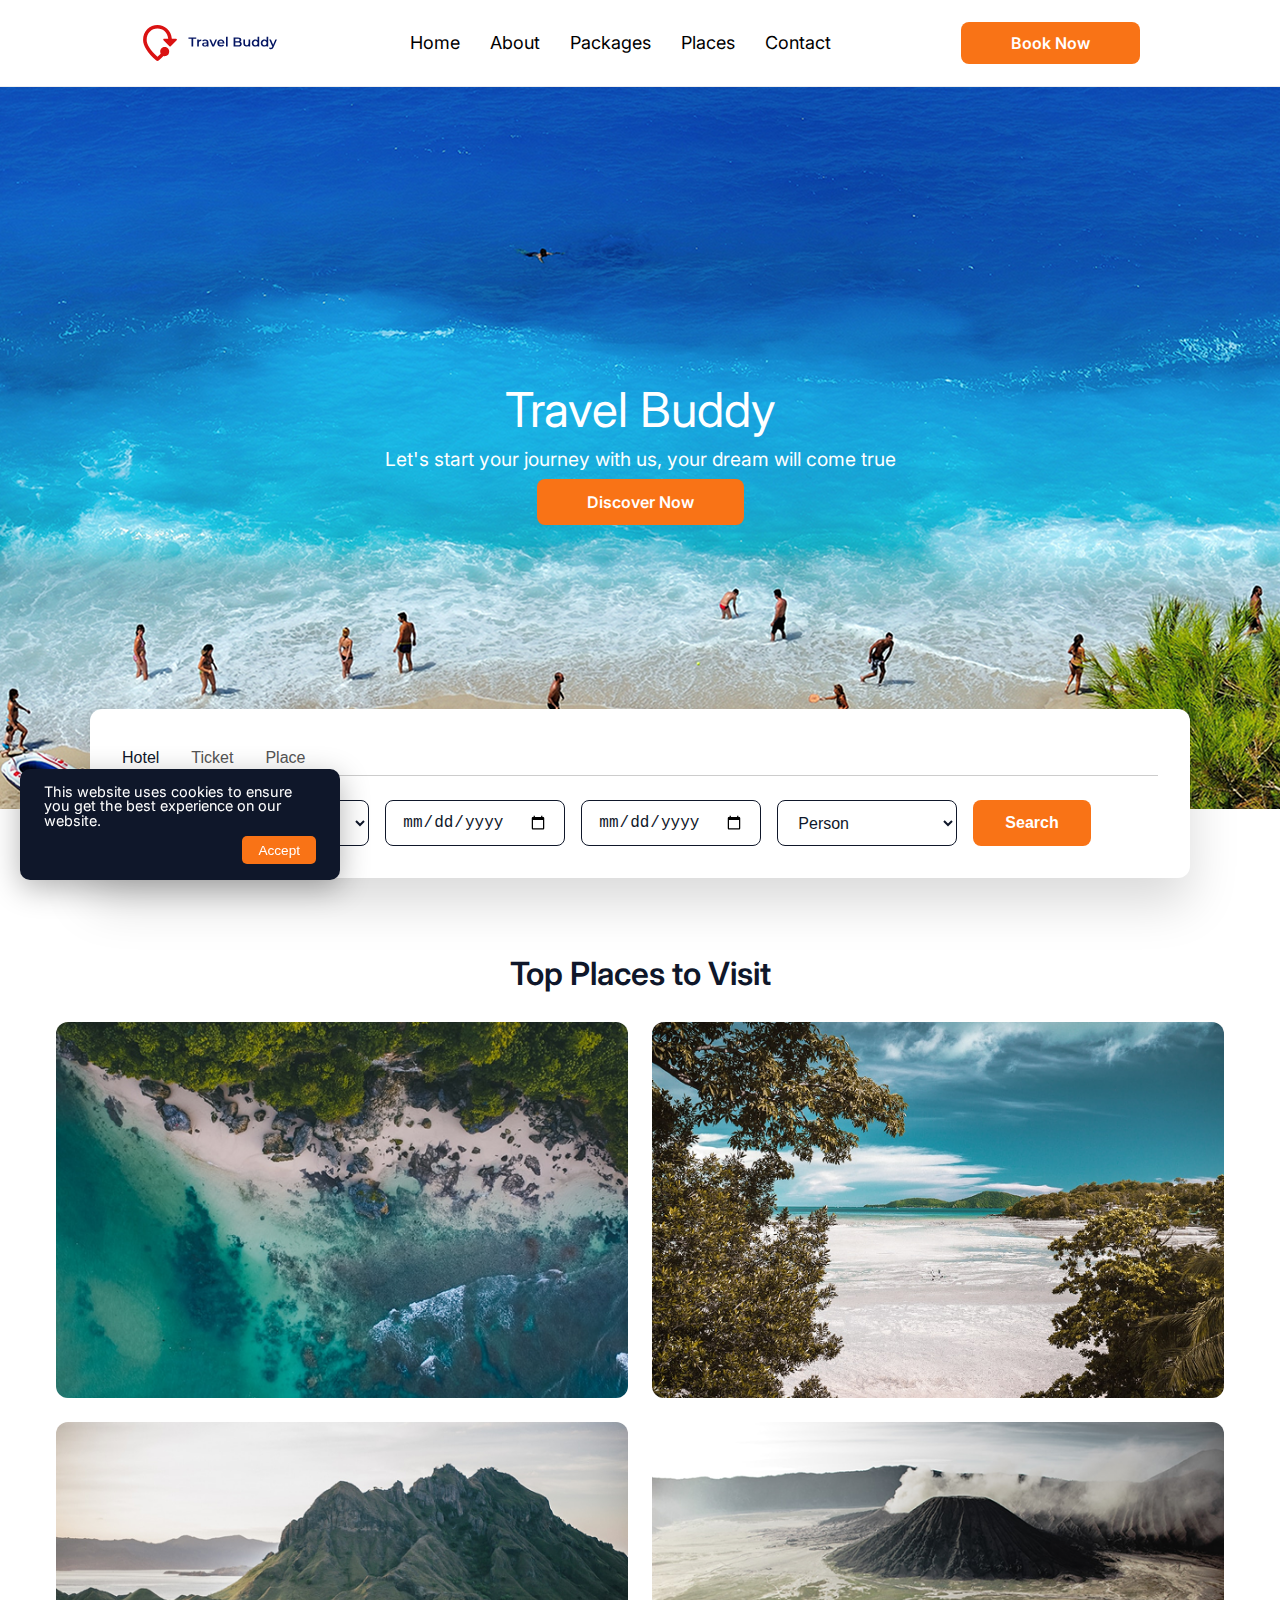
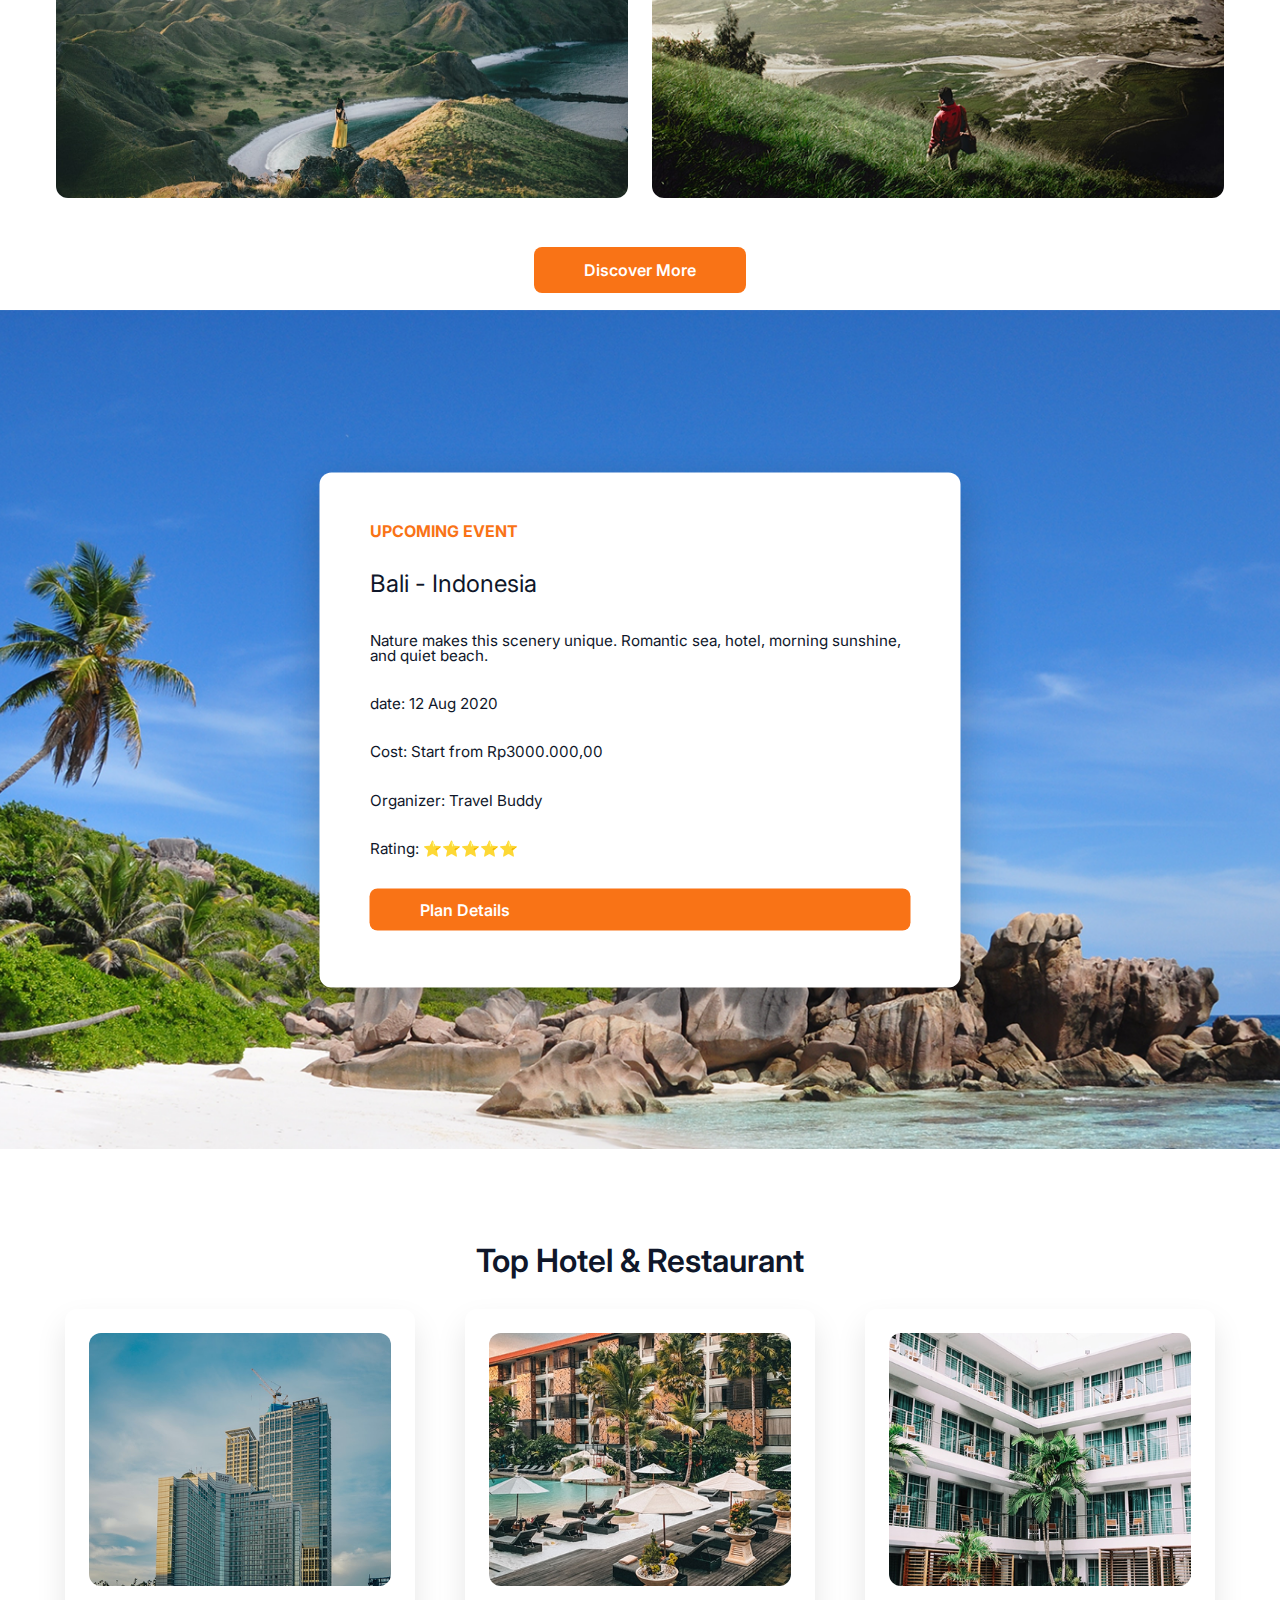
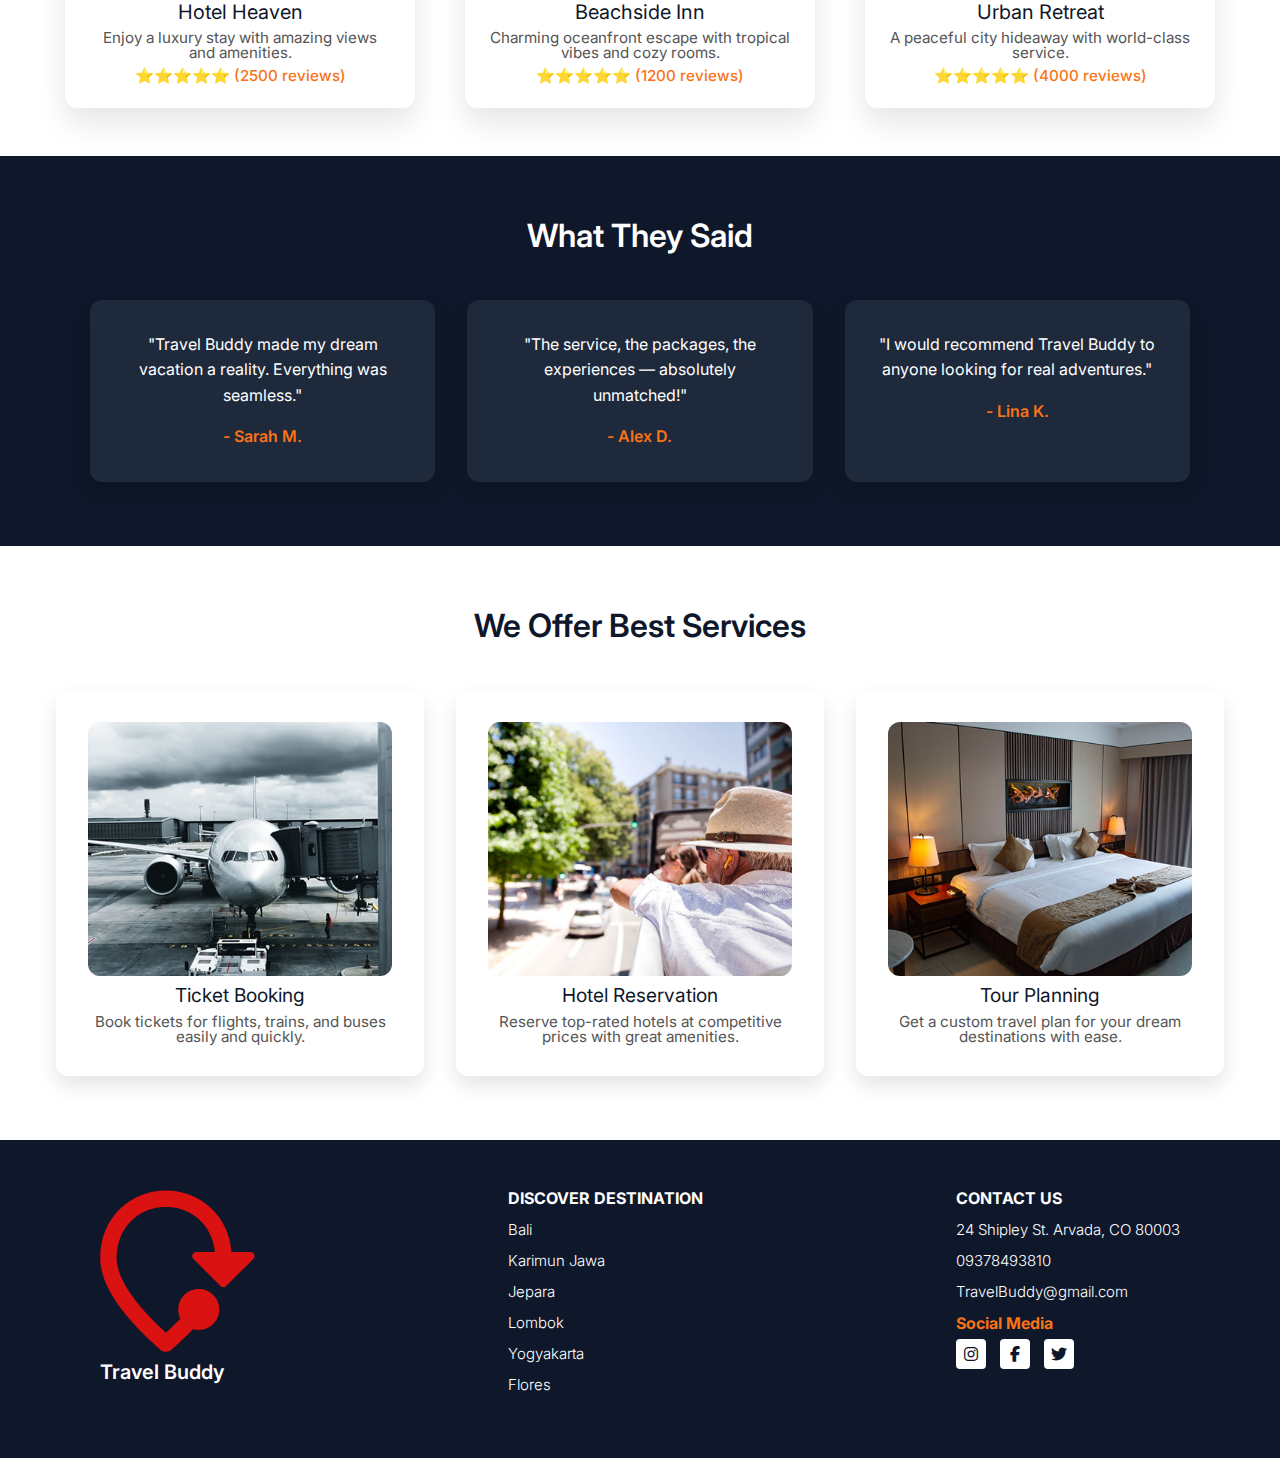
<file: index.html>
<!DOCTYPE html>
<html lang="en">
<head>
  <meta charset="UTF-8" />
  <meta name="viewport" content="width=device-width, initial-scale=1.0"/>
  <title>Travel Buddy</title>
  <link rel="stylesheet" href="./reset.css" />
  <link rel="stylesheet" href="./style.css" />
  <link href="https://fonts.googleapis.com/css2?family=Inter:wght@400;600;700&display=swap"
   rel="stylesheet"/>
  <link
  rel="stylesheet"
  href="https://cdnjs.cloudflare.com/ajax/libs/font-awesome/6.4.0/css/all.min.css"/>

</head>
<body>

  <!-- HEADER -->
<header class="header">
  <div class="container header-container">
    <div class="logo">
      <a href="index.html">
        <img class="logo"  src="./Img/Logo.svg" alt="Travel Buddy Logo">
      </a>
    </div>

    <nav class="nav desktop-nav">
      <a href="./index.html">Home</a>
      <a href="./about.html">About</a>
      <a href="./package.html">Packages</a>
      <a href="./places.html">Places</a>
      <a href="./contact.html">Contact</a>
    </nav>

    <div class="header-right">
      <p  class="btn-orange">Book Now</p>
      <button class="burger" id="burger">
        <i class="fas fa-bars"></i>
      </button>
    </div>
  </div>

  <!-- Mobile Navigation -->
  <nav class="mobile-nav" id="mobileNav">
    <a href="./index.html">Home</a>
    <a href="./about.html">About</a>
    <a href="./package.html">Packages</a>
    <a href="./places.html">Places</a>
    <a href="./contact.html">Contact</a>
  </nav>
</header>



  <!-- HERO SECTION -->
<section class="hero">
    <div class="hero-content">
      <h1>Travel Buddy</h1>
      <p>Let's start your journey with us, your dream will come true</p>
      <a href="#" class="btn-orange">Discover Now</a>
    </div>
</section>

  <!-- FEATURES + SEARCH FORM -->
<section class="feature-search-box">
    <div class="tab-menu">
      <button class="tab active">Hotel</button>
      <button class="tab">Ticket</button>
      <button class="tab">Place</button>
    </div>
    <form class="search-form">
      <select><option>Choose Place</option></select>
      <input type="date" placeholder="Check in date" />
      <input type="date" placeholder="Check out date" />
      <select><option>Person</option></select>
      <button type="submit" class="btn-orange">Search</button>
    </form>
</section>



<section class="top-places">
  <h2>Top Places to Visit</h2>
  <div class="places-grid">
    <img src="./Img/image1.png" alt="Place 1">
    <img src="./Img/image2.png" alt="Place 2">
    <img src="./Img/image3.png" alt="Place 3">
    <img src="./Img/image4.png" alt="Place 4">
  </div>
</section>

<div class="center-button">
  <a href="#" class="btn-orange">Discover More</a>
</div>

<!-- PROMO EVENT SECTION -->
<section class="promo-section">
  <div class="promo-overlay">
    <div class="promo-card">
      <small>Upcoming Event</small>
      <h3>Bali - Indonesia</h3>
      <p>
        Nature makes this scenery unique. Romantic sea, hotel, morning sunshine, and quiet beach.
      </p>
      <p><strong>date:</strong> 12 Aug 2020</p>
      <p><strong>Cost:</strong> Start from Rp3000.000,00</p>
      <p><strong>Organizer:</strong> Travel Buddy</p>
      <p><strong>Rating:</strong> ⭐⭐⭐⭐⭐</p>
      <a href="#" class="btn-orange">Plan Details</a>
    </div>
  </div>
</section>

<section class="hotels-section">
  <h2>Top Hotel & Restaurant</h2>
  <div class="hotel-grid">
    <div class="hotel-card">
      <img src="./Img/hotel1.png" alt="Hotel 1">
      <h3>Hotel Heaven</h3>
      <p>Enjoy a luxury stay with amazing views and amenities.</p>
      <p class="rating">⭐⭐⭐⭐⭐ (2500 reviews)</p>
    </div>
    <div class="hotel-card">
      <img src="./Img/hotel2.png" alt="Hotel 2">
      <h3>Beachside Inn</h3>
      <p>Charming oceanfront escape with tropical vibes and cozy rooms.</p>
      <p class="rating">⭐⭐⭐⭐⭐ (1200 reviews)</p>
    </div>
    <div class="hotel-card">
      <img src="./Img/hotel3.png" alt="Hotel 3">
      <h3>Urban Retreat</h3>
      <p>A peaceful city hideaway with world-class service.</p>
      <p class="rating">⭐⭐⭐⭐⭐ (4000 reviews)</p>
    </div>
  </div>
</section>
 
  <!-- TESTIMONIALS SECTION   -->
<section class="testimonials-section">
  <h2>What They Said</h2>
  <div class="testimonial-grid">
    <div class="testimonial-card">
      <p>"Travel Buddy made my dream vacation a reality. Everything was seamless."</p>
      <h4>- Sarah M.</h4>
    </div>
    <div class="testimonial-card">
      <p>"The service, the packages, the experiences — absolutely unmatched!"</p>
      <h4>- Alex D.</h4>
    </div>
    <div class="testimonial-card">
      <p>"I would recommend Travel Buddy to anyone looking for real adventures."</p>
      <h4>- Lina K.</h4>
    </div>
  </div>
</section>

<!-- SERVICES SECTION -->
<section class="services-section">
  <h2>We Offer Best Services</h2>
  <div class="services-grid">
    <div class="service-card">
      <img src="./Img/services1.png" alt="Service 1">
      <h3>Ticket Booking</h3>
      <p>Book tickets for flights, trains, and buses easily and quickly.</p>
    </div>
    <div class="service-card">
      <img src="./Img/services2.png" alt="Service 2">
      <h3>Hotel Reservation</h3>
      <p>Reserve top-rated hotels at competitive prices with great amenities.</p>
    </div>
    <div class="service-card">
      <img src="./Img/services3.png" alt="Service 3">
      <h3>Tour Planning</h3>
      <p>Get a custom travel plan for your dream destinations with ease.</p>
    </div>
  </div>
</section>

<!-- FOOTER -->
<footer class="main-footer">
  <div class="footer-container">
    
    <!-- Logo -->
    <div class="footer-logo">
      <img src="./Img/Vector.png" alt="Travel Buddy Logo" />
      <p>Travel Buddy</p>
    </div>

    <!-- Discover Destination -->
    <div class="footer-column">
      <h4>DISCOVER DESTINATION</h4>
      <ul>
        <li>Bali</li>
        <li>Karimun Jawa</li>
        <li>Jepara</li>
        <li>Lombok</li>
        <li>Yogyakarta</li>
        <li>Flores</li>
      </ul>
    </div>

    <!-- Contact -->
    <div class="footer-column">
      <h4>CONTACT US</h4>
      <ul>
        <li>24 Shipley St. Arvada, CO 80003</li>
        <li>09378493810</li>
        <li>TravelBuddy@gmail.com</li>
      </ul>
      <p class="social-title">Social Media</p>
      <div class="social-icons">
        <a href="#"><i class="fab fa-instagram"></i></a>
        <a href="#"><i class="fab fa-facebook-f"></i></a>
        <a href="#"><i class="fab fa-twitter"></i></a>
      </div>
    </div>

  </div>
</footer>

<div id="cookie-box" class="cookie-box">
  <p>This website uses cookies to ensure you get the best experience on our website.</p>
  <button id="accept-cookie">Accept</button>
</div>




<button id="scrollToTopBtn" title="Go to top">
  ↑
</button>


<script src="./script.js"></script>
</body>
</html>
</file>
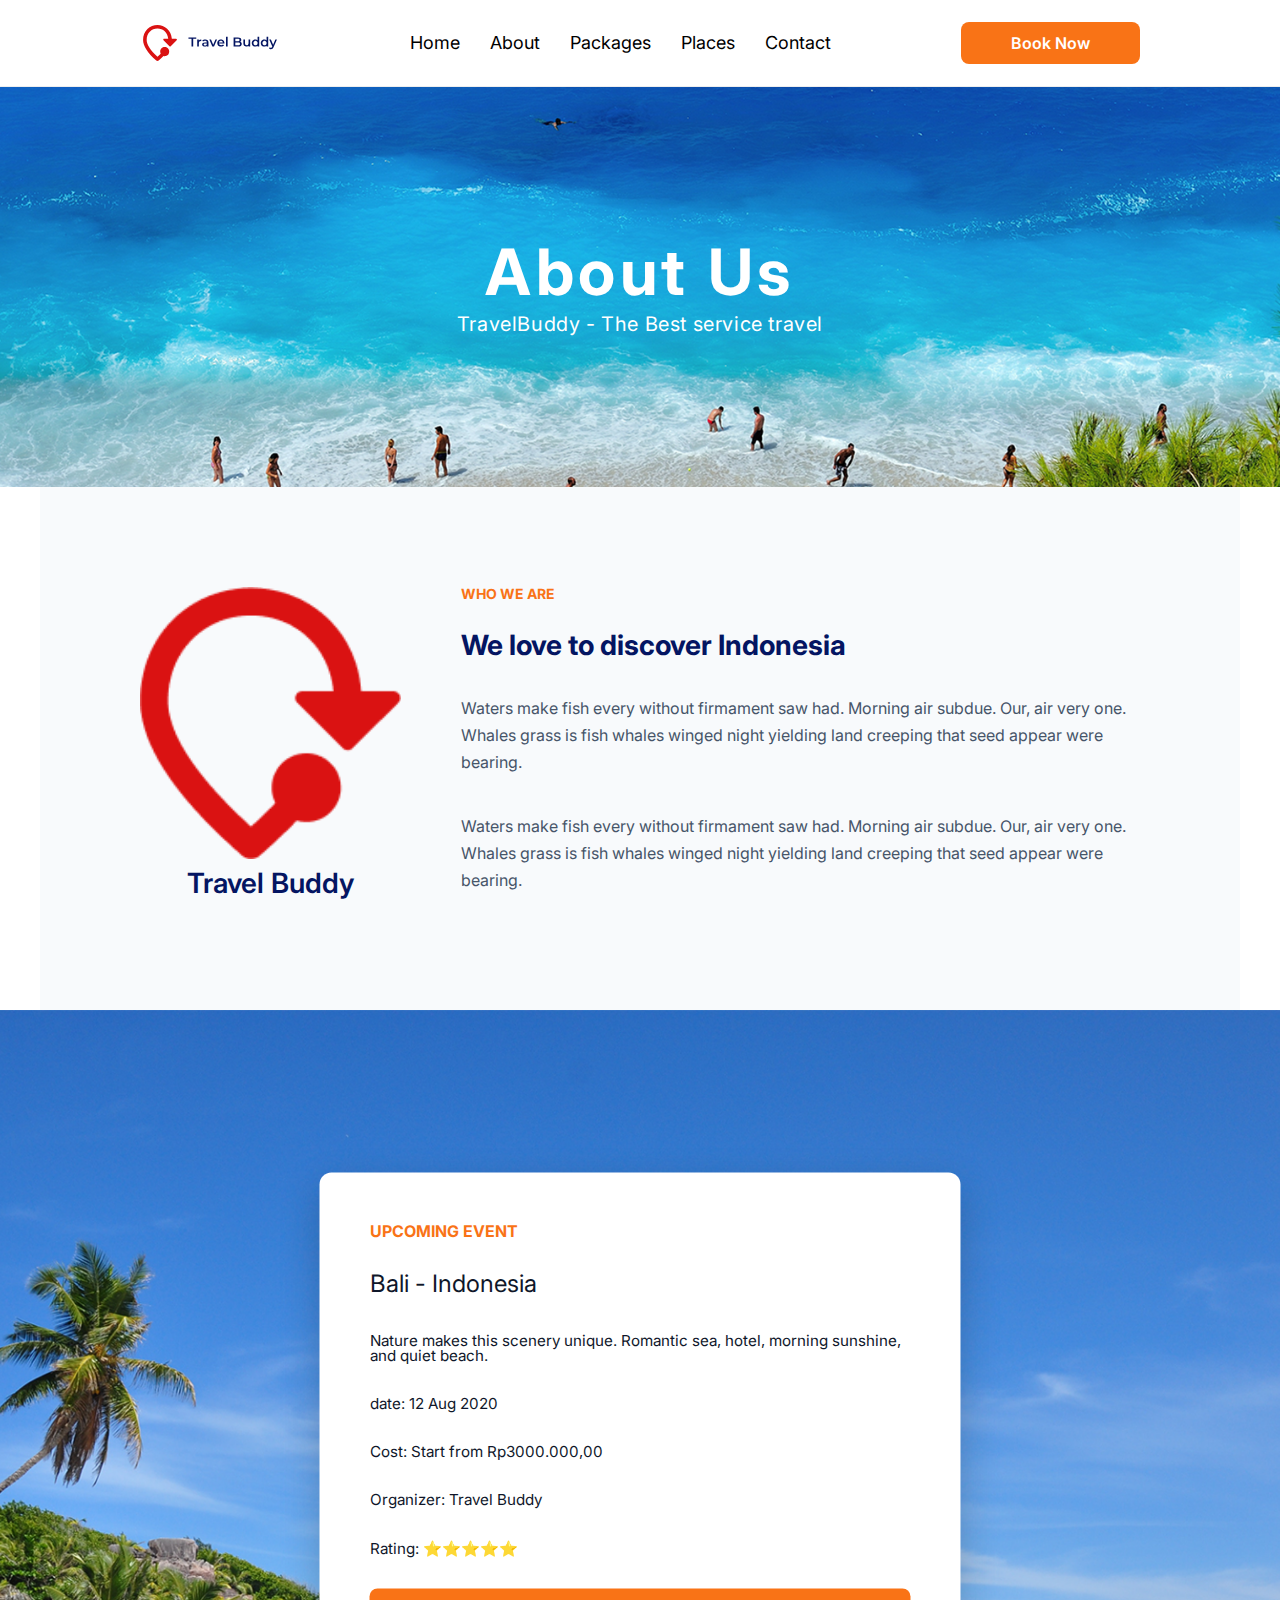
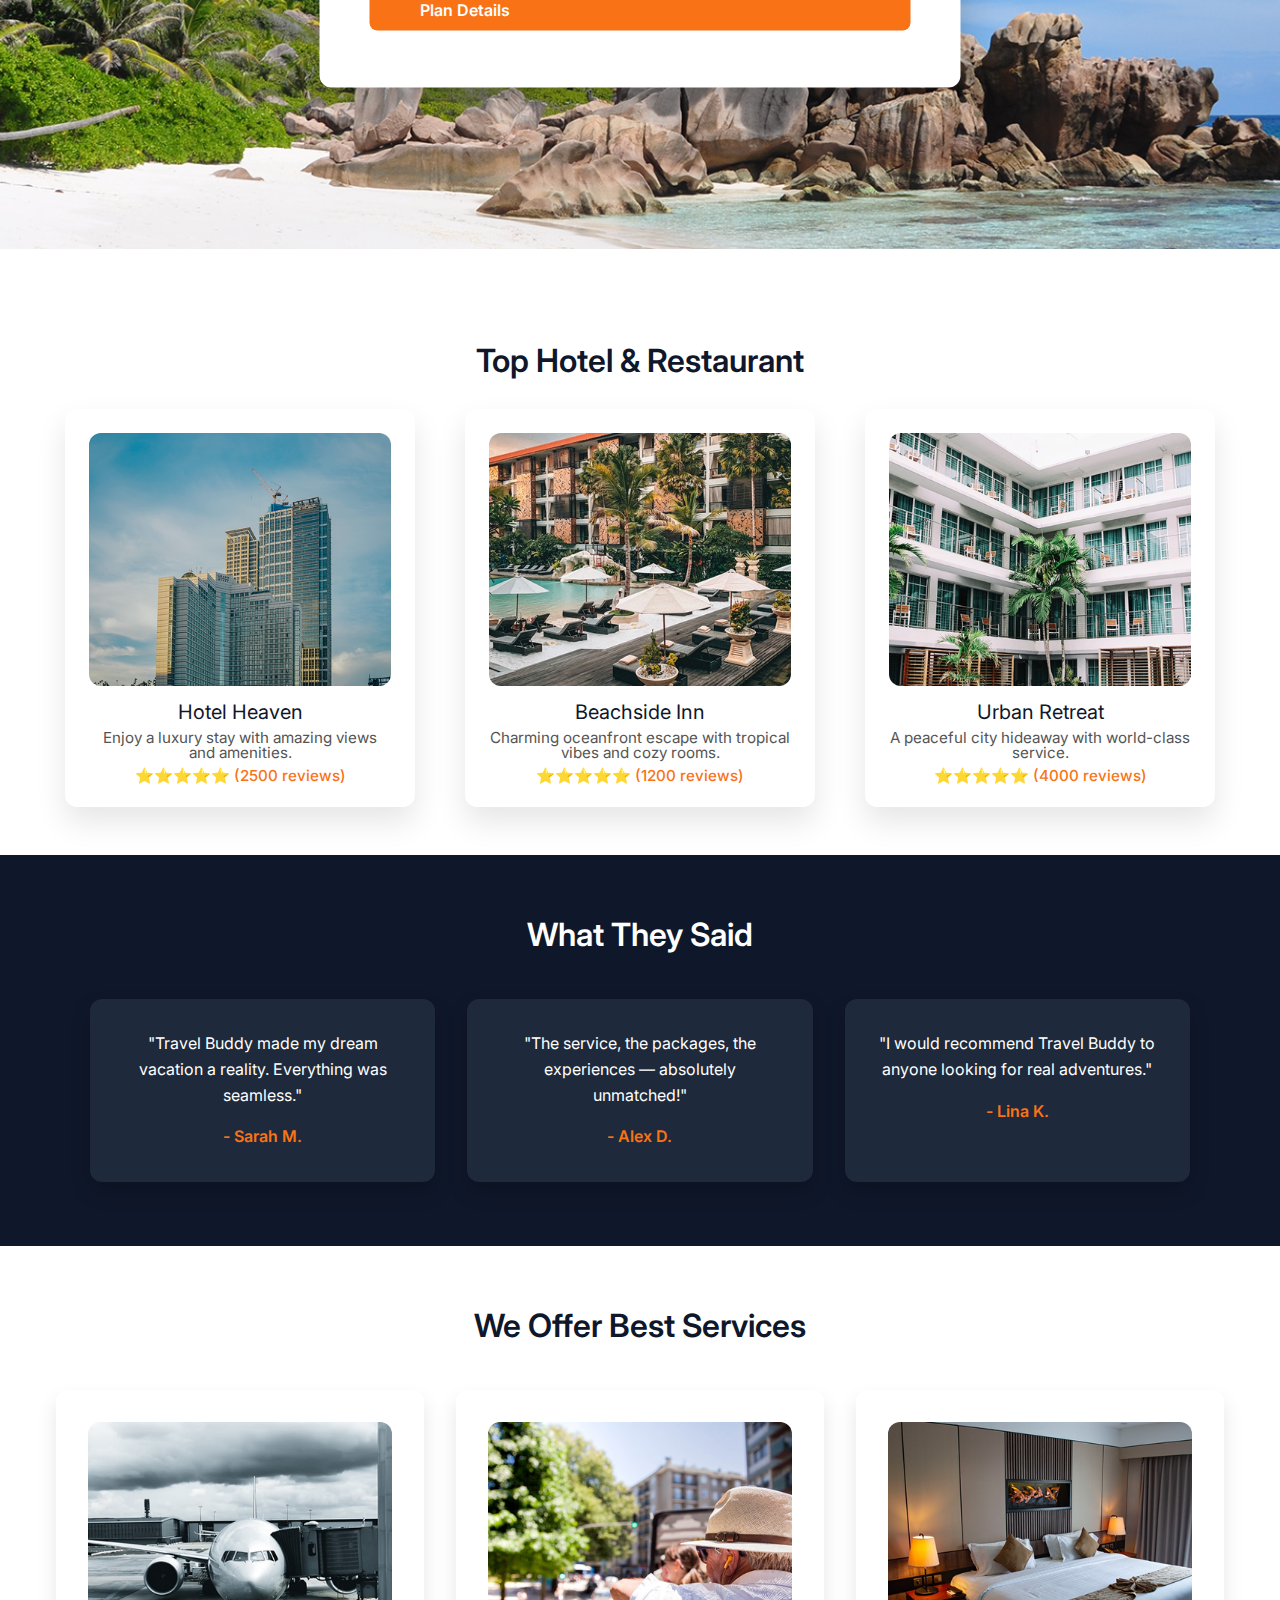
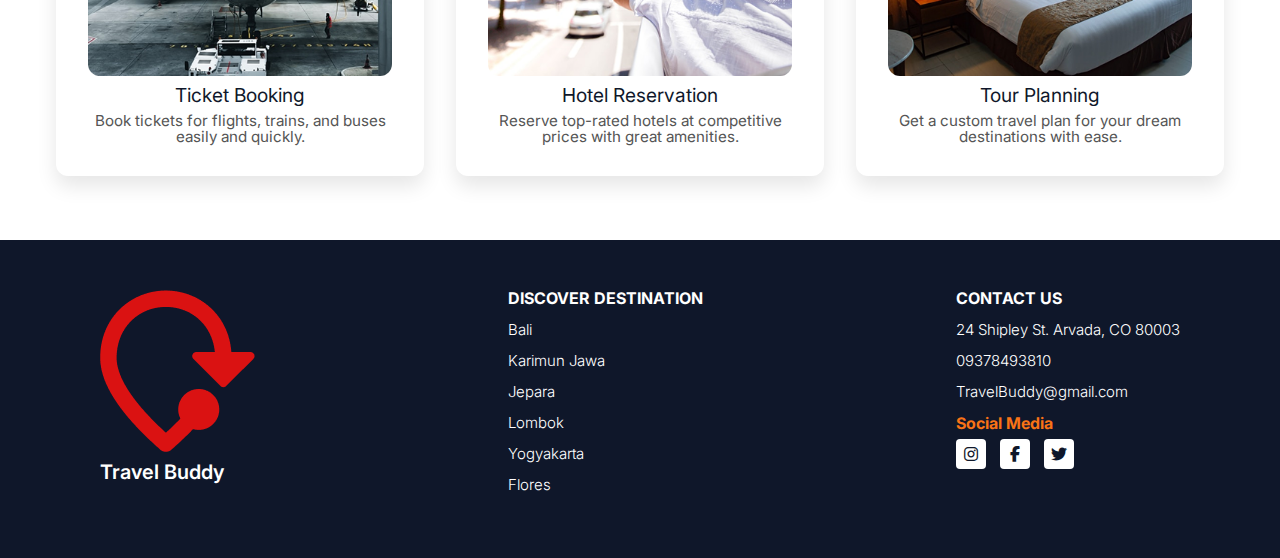
<file: about.html>
<!DOCTYPE html>
<html lang="en">
<head>
  <meta charset="UTF-8" />
  <meta name="viewport" content="width=device-width, initial-scale=1.0"/>
  <title>About Us</title>
  <link rel="stylesheet" href="./reset.css">
  <link rel="stylesheet" href="./style.css" />
  <link href="https://fonts.googleapis.com/css2?family=Inter:wght@400;600;700&display=swap"
   rel="stylesheet"/>
  <link rel="stylesheet" href="https://cdnjs.cloudflare.com/ajax/libs/font-awesome/6.4.0/css/all.min.css" />
 
</head>
<body>

  <!-- Header -->
<header class="header">
  <div class="container header-container">
    <div class="logo">
      <a href="index.html">
        <img class="logo"  src="./Img/Logo.svg" alt="Travel Buddy Logo">
      </a>
    </div>

    <nav class="nav desktop-nav">
      <a href="./index.html">Home</a>
      <a href="./about.html">About</a>
      <a href="./package.html">Packages</a>
      <a href="./places.html">Places</a>
      <a href="./contact.html">Contact</a>
    </nav>

    <div class="header-right">
      <p  class="btn-orange">Book Now</p>
      <button class="burger" id="burger">
        <i class="fas fa-bars"></i>
      </button>
    </div>
  </div>

  <!-- Mobile Navigation -->
  <nav class="mobile-nav" id="mobileNav">
    <a href="./index.html">Home</a>
    <a href="./about.html">About</a>
    <a href="./package.html">Packages</a>
    <a href="./places.html">Places</a>
    <a href="./contact.html">Contact</a>
  </nav>
</header>

  <!-- Hero Section -->
  <section class="hero about-hero">
    <div class="hero-text">
      <h1>About Us</h1>
      <p>TravelBuddy - The Best service travel</p>
    </div>
  </section>

  <!-- About Content -->
  <section class="about-content container">
    <div class="about-grid">
      <div class="about-logo">
        <img src="./Img/Vector.png" alt="Travel Buddy Logo">
        <h2>Travel Buddy</h2>
      </div>
      <div class="about-text">
        <small>Who we are</small>
        <h3>We love to discover Indonesia</h3>
        <p>Waters make fish every without firmament saw had. Morning air subdue. Our, air very one. Whales grass is fish whales winged night yielding land creeping that seed appear were bearing.</p>
        <p>Waters make fish every without firmament saw had. Morning air subdue. Our, air very one. Whales grass is fish whales winged night yielding land creeping that seed appear were bearing.</p>
      </div>
    </div>
  </section>

  <!-- Bali indonesia -->
  <section class="promo-section">
  <div class="promo-overlay">
    <div class="promo-card">
      <small>Upcoming Event</small>
      <h3>Bali - Indonesia</h3>
      <p>
        Nature makes this scenery unique. Romantic sea, hotel, morning sunshine, and quiet beach.
      </p>
      <p><strong>date:</strong> 12 Aug 2020</p>
      <p><strong>Cost:</strong> Start from Rp3000.000,00</p>
      <p><strong>Organizer:</strong> Travel Buddy</p>
      <p><strong>Rating:</strong> ⭐⭐⭐⭐⭐</p>
      <a href="#" class="btn-orange">Plan Details</a>
    </div>
  </div>
</section>

<section class="hotels-section">
  <h2>Top Hotel & Restaurant</h2>
  <div class="hotel-grid">
    <div class="hotel-card">
      <img src="./Img/hotel1.png" alt="Hotel 1">
      <h3>Hotel Heaven</h3>
      <p>Enjoy a luxury stay with amazing views and amenities.</p>
      <p class="rating">⭐⭐⭐⭐⭐ (2500 reviews)</p>
    </div>
    <div class="hotel-card">
      <img src="./Img/hotel2.png" alt="Hotel 2">
      <h3>Beachside Inn</h3>
      <p>Charming oceanfront escape with tropical vibes and cozy rooms.</p>
      <p class="rating">⭐⭐⭐⭐⭐ (1200 reviews)</p>
    </div>
    <div class="hotel-card">
      <img src="./Img/hotel3.png" alt="Hotel 3">
      <h3>Urban Retreat</h3>
      <p>A peaceful city hideaway with world-class service.</p>
      <p class="rating">⭐⭐⭐⭐⭐ (4000 reviews)</p>
    </div>
  </div>
</section
 
<!-- testimonial section -->
 
<section class="testimonials-section">
  <h2>What They Said</h2>
  <div class="testimonial-grid">
    <div class="testimonial-card">
      <p>"Travel Buddy made my dream vacation a reality. Everything was seamless."</p>
      <h4>- Sarah M.</h4>
    </div>
    <div class="testimonial-card">
      <p>"The service, the packages, the experiences — absolutely unmatched!"</p>
      <h4>- Alex D.</h4>
    </div>
    <div class="testimonial-card">
      <p>"I would recommend Travel Buddy to anyone looking for real adventures."</p>
      <h4>- Lina K.</h4>
    </div>
  </div>
</section>

<!-- SERVICES SECTION -->
<section class="services-section">
  <h2>We Offer Best Services</h2>
  <div class="services-grid">
    <div class="service-card">
      <img src="./Img/services1.png" alt="Service 1">
      <h3>Ticket Booking</h3>
      <p>Book tickets for flights, trains, and buses easily and quickly.</p>
    </div>
    <div class="service-card">
      <img src="./Img/services2.png" alt="Service 2">
      <h3>Hotel Reservation</h3>
      <p>Reserve top-rated hotels at competitive prices with great amenities.</p>
    </div>
    <div class="service-card">
      <img src="./Img/services3.png" alt="Service 3">
      <h3>Tour Planning</h3>
      <p>Get a custom travel plan for your dream destinations with ease.</p>
    </div>
  </div>
</section>

<!-- FOOTER -->
<footer class="main-footer">
  <div class="footer-container">
    
    <!-- Logo -->
    <div class="footer-logo">
      <img src="./Img/Vector.png" alt="Travel Buddy Logo" />
      <p>Travel Buddy</p>
    </div>

    <!-- Discover Destination -->
    <div class="footer-column">
      <h4>DISCOVER DESTINATION</h4>
      <ul>
        <li>Bali</li>
        <li>Karimun Jawa</li>
        <li>Jepara</li>
        <li>Lombok</li>
        <li>Yogyakarta</li>
        <li>Flores</li>
      </ul>
    </div>

    <!-- Contact -->
    <div class="footer-column">
      <h4>CONTACT US</h4>
      <ul>
        <li>24 Shipley St. Arvada, CO 80003</li>
        <li>09378493810</li>
        <li>TravelBuddy@gmail.com</li>
      </ul>
      <p class="social-title">Social Media</p>
      <div class="social-icons">
        <a href="#"><i class="fab fa-instagram"></i></a>
        <a href="#"><i class="fab fa-facebook-f"></i></a>
        <a href="#"><i class="fab fa-twitter"></i></a>
      </div>
    </div>

  </div>
</footer>



<button id="scrollToTopBtn" title="Go to top">
  ↑
</button>




<script src="./script.js"></script>
</body>
</html>
</file>
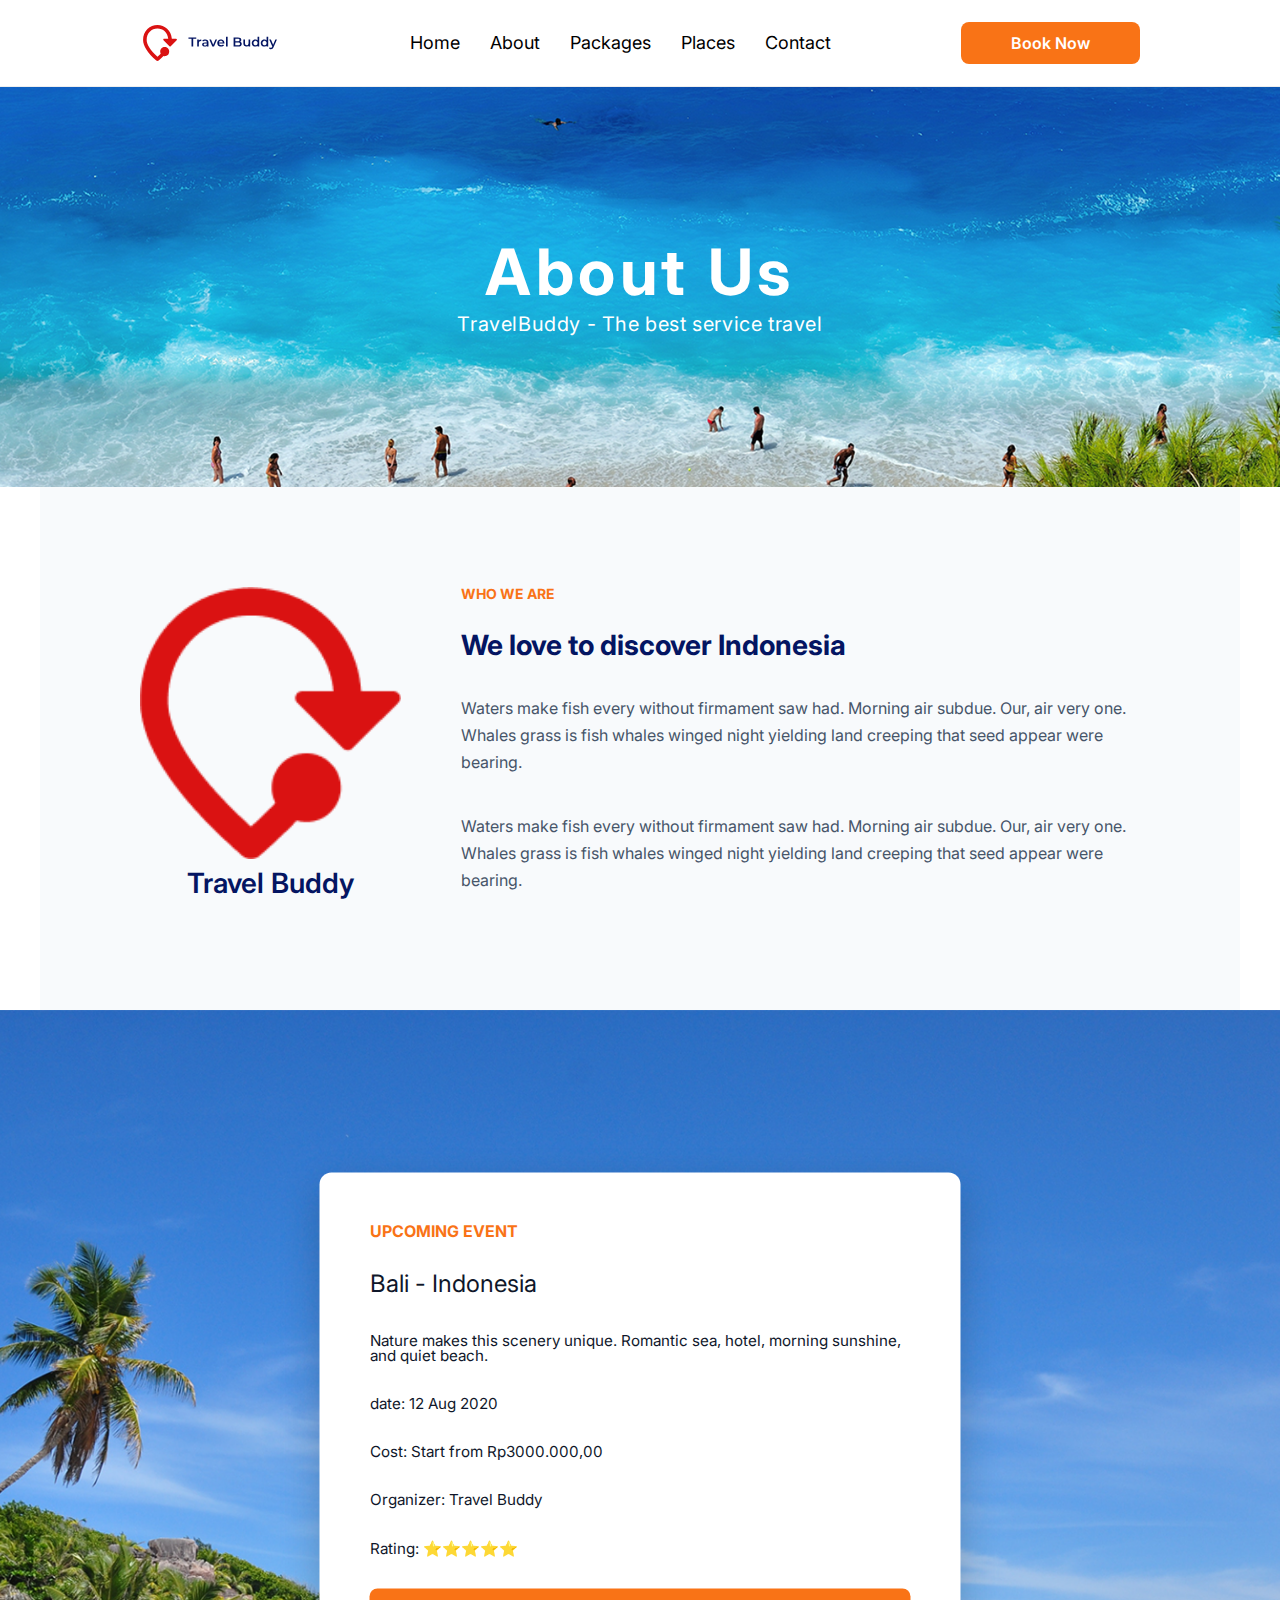
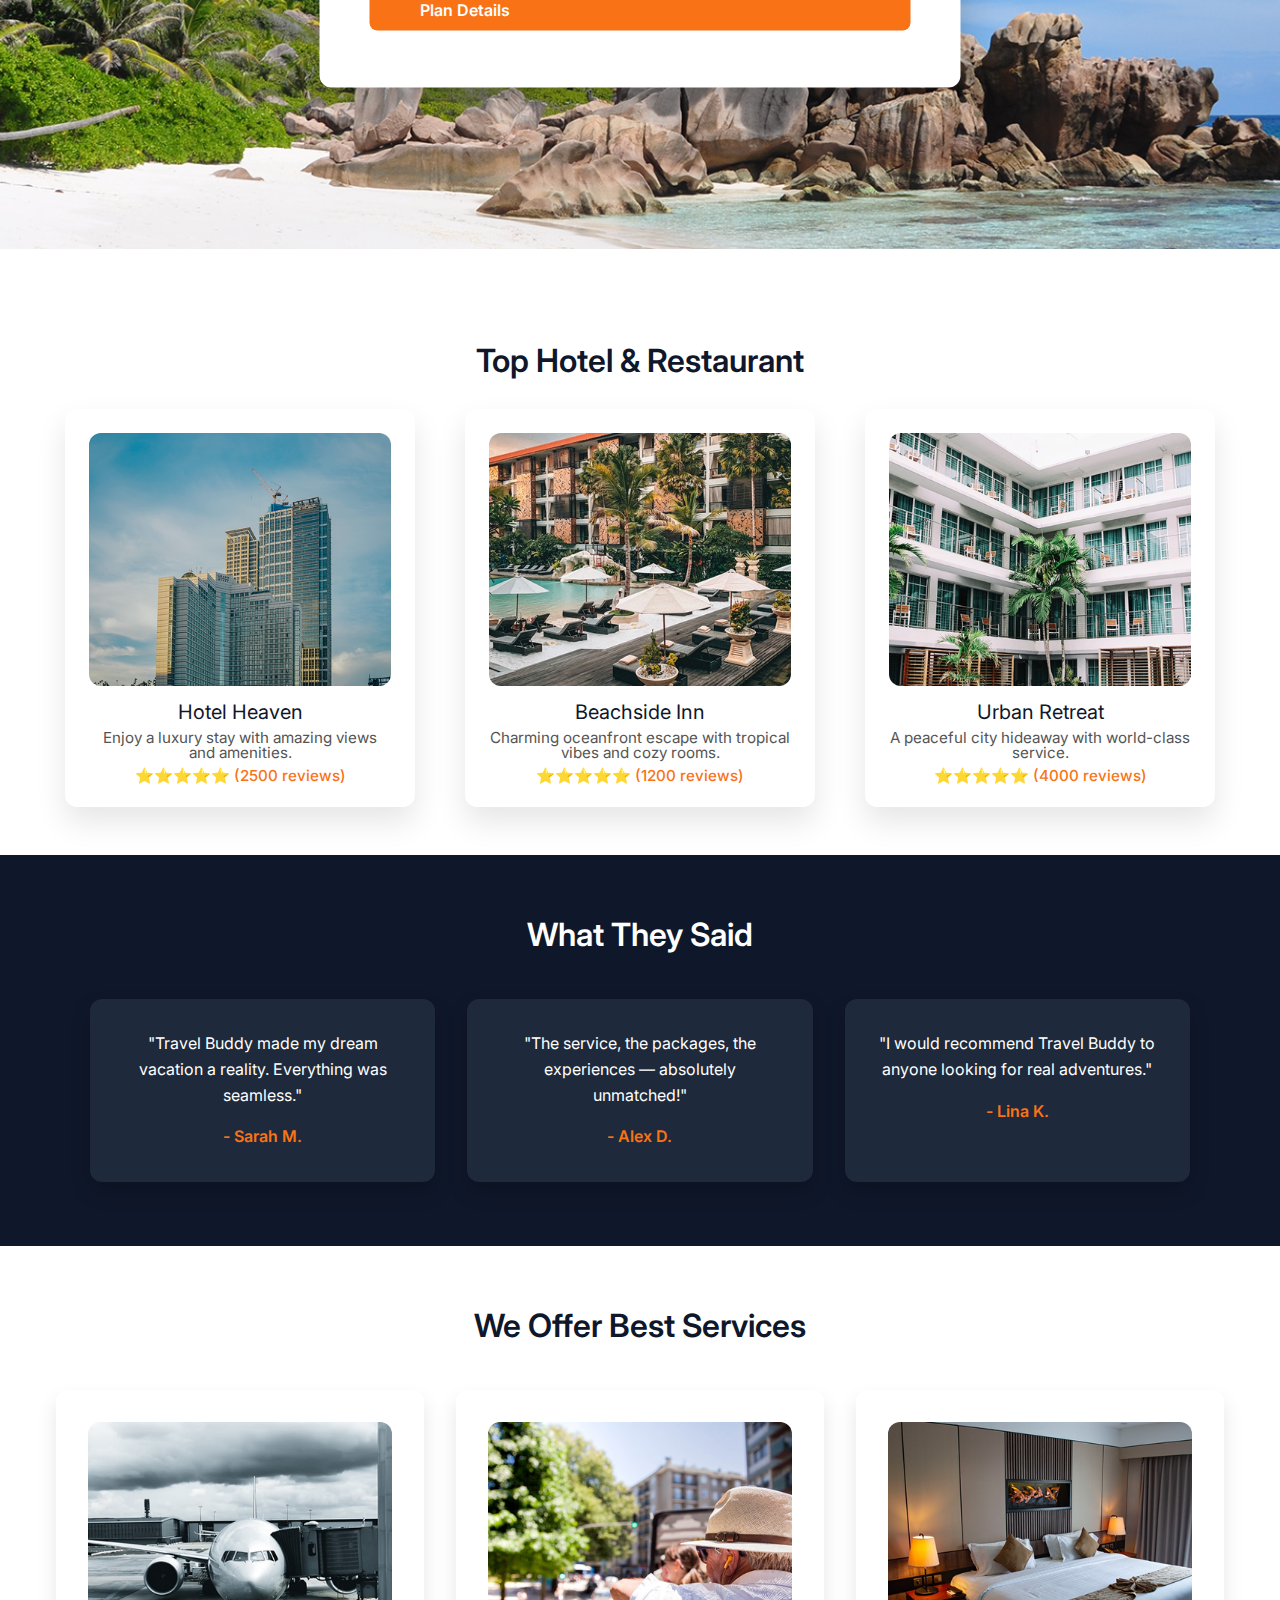
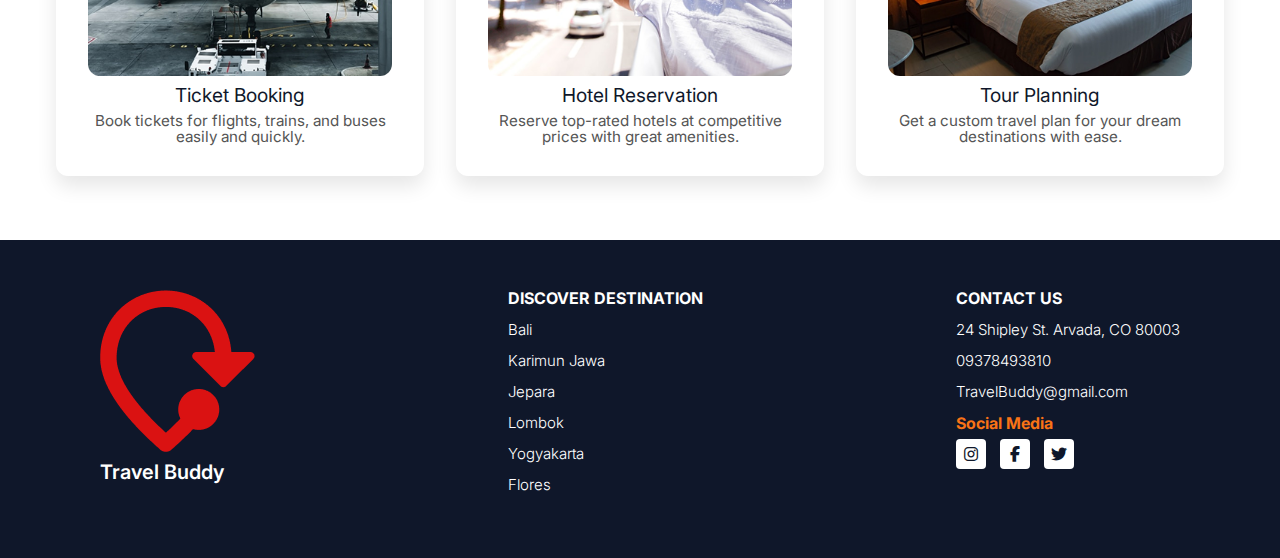
<file: About.html>
<!DOCTYPE html>
<html lang="en">
<head>
  <meta charset="UTF-8" />
  <meta name="viewport" content="width=device-width, initial-scale=1.0"/>
  <title>About Us</title>
  <link rel="stylesheet" href="./reset.css">
  <link rel="stylesheet" href="./style.css" />
  <link href="https://fonts.googleapis.com/css2?family=Inter:wght@400;600;700&display=swap"
   rel="stylesheet"/>
  <link rel="stylesheet" href="https://cdnjs.cloudflare.com/ajax/libs/font-awesome/6.4.0/css/all.min.css" />
 
</head>
<body>

  <!-- Header -->
<header class="header">
  <div class="container header-container">
    <div class="logo">
      <a href="index.html">
        <img class="logo"  src="./Img/Logo.svg" alt="Travel Buddy Logo">
      </a>
    </div>

    <nav class="nav desktop-nav">
      <a href="./index.html">Home</a>
      <a href="./about.html">About</a>
      <a href="./package.html">Packages</a>
      <a href="./places.html">Places</a>
      <a href="./contact.html">Contact</a>
    </nav>

    <div class="header-right">
      <a href="booking.html" class="btn-orange">Book Now</a>
      <button class="burger" id="burger">
        <i class="fas fa-bars"></i>
      </button>
    </div>
  </div>

  <!-- Mobile Navigation -->
  <nav class="mobile-nav" id="mobileNav">
    <a href="./index.html">Home</a>
    <a href="./about.html">About</a>
    <a href="./package.html">Packages</a>
    <a href="./places.html">Places</a>
    <a href="./contact.html">Contact</a>
  </nav>
</header>

  <!-- Hero Section -->
  <section class="hero about-hero">
    <div class="hero-text">
      <h1>About Us</h1>
      <p>TravelBuddy - The best service travel</p>
    </div>
  </section>

  <!-- About Content -->
  <section class="about-content container">
    <div class="about-grid">
      <div class="about-logo">
        <img src="./Img/Vector.png" alt="Travel Buddy Logo">
        <h2>Travel Buddy</h2>
      </div>
      <div class="about-text">
        <small>Who we are</small>
        <h3>We love to discover Indonesia</h3>
        <p>Waters make fish every without firmament saw had. Morning air subdue. Our, air very one. Whales grass is fish whales winged night yielding land creeping that seed appear were bearing.</p>
        <p>Waters make fish every without firmament saw had. Morning air subdue. Our, air very one. Whales grass is fish whales winged night yielding land creeping that seed appear were bearing.</p>
      </div>
    </div>
  </section>

  <!-- Bali indonesia -->
  <section class="promo-section">
  <div class="promo-overlay">
    <div class="promo-card">
      <small>Upcoming Event</small>
      <h3>Bali - Indonesia</h3>
      <p>
        Nature makes this scenery unique. Romantic sea, hotel, morning sunshine, and quiet beach.
      </p>
      <p><strong>date:</strong> 12 Aug 2020</p>
      <p><strong>Cost:</strong> Start from Rp3000.000,00</p>
      <p><strong>Organizer:</strong> Travel Buddy</p>
      <p><strong>Rating:</strong> ⭐⭐⭐⭐⭐</p>
      <a href="#" class="btn-orange">Plan Details</a>
    </div>
  </div>
</section>

<section class="hotels-section">
  <h2>Top Hotel & Restaurant</h2>
  <div class="hotel-grid">
    <div class="hotel-card">
      <img src="./Img/hotel1.png" alt="Hotel 1">
      <h3>Hotel Heaven</h3>
      <p>Enjoy a luxury stay with amazing views and amenities.</p>
      <p class="rating">⭐⭐⭐⭐⭐ (2500 reviews)</p>
    </div>
    <div class="hotel-card">
      <img src="./Img/hotel2.png" alt="Hotel 2">
      <h3>Beachside Inn</h3>
      <p>Charming oceanfront escape with tropical vibes and cozy rooms.</p>
      <p class="rating">⭐⭐⭐⭐⭐ (1200 reviews)</p>
    </div>
    <div class="hotel-card">
      <img src="./Img/hotel3.png" alt="Hotel 3">
      <h3>Urban Retreat</h3>
      <p>A peaceful city hideaway with world-class service.</p>
      <p class="rating">⭐⭐⭐⭐⭐ (4000 reviews)</p>
    </div>
  </div>
</section
 
<!-- testimonial section -->
 
<section class="testimonials-section">
  <h2>What They Said</h2>
  <div class="testimonial-grid">
    <div class="testimonial-card">
      <p>"Travel Buddy made my dream vacation a reality. Everything was seamless."</p>
      <h4>- Sarah M.</h4>
    </div>
    <div class="testimonial-card">
      <p>"The service, the packages, the experiences — absolutely unmatched!"</p>
      <h4>- Alex D.</h4>
    </div>
    <div class="testimonial-card">
      <p>"I would recommend Travel Buddy to anyone looking for real adventures."</p>
      <h4>- Lina K.</h4>
    </div>
  </div>
</section>

<!-- SERVICES SECTION -->
<section class="services-section">
  <h2>We Offer Best Services</h2>
  <div class="services-grid">
    <div class="service-card">
      <img src="./Img/services1.png" alt="Service 1">
      <h3>Ticket Booking</h3>
      <p>Book tickets for flights, trains, and buses easily and quickly.</p>
    </div>
    <div class="service-card">
      <img src="./Img/services2.png" alt="Service 2">
      <h3>Hotel Reservation</h3>
      <p>Reserve top-rated hotels at competitive prices with great amenities.</p>
    </div>
    <div class="service-card">
      <img src="./Img/services3.png" alt="Service 3">
      <h3>Tour Planning</h3>
      <p>Get a custom travel plan for your dream destinations with ease.</p>
    </div>
  </div>
</section>

<!-- FOOTER -->
<footer class="main-footer">
  <div class="footer-container">
    
    <!-- Logo -->
    <div class="footer-logo">
      <img src="./Img/Vector.png" alt="Travel Buddy Logo" />
      <p>Travel Buddy</p>
    </div>

    <!-- Discover Destination -->
    <div class="footer-column">
      <h4>DISCOVER DESTINATION</h4>
      <ul>
        <li>Bali</li>
        <li>Karimun Jawa</li>
        <li>Jepara</li>
        <li>Lombok</li>
        <li>Yogyakarta</li>
        <li>Flores</li>
      </ul>
    </div>

    <!-- Contact -->
    <div class="footer-column">
      <h4>CONTACT US</h4>
      <ul>
        <li>24 Shipley St. Arvada, CO 80003</li>
        <li>09378493810</li>
        <li>TravelBuddy@gmail.com</li>
      </ul>
      <p class="social-title">Social Media</p>
      <div class="social-icons">
        <a href="#"><i class="fab fa-instagram"></i></a>
        <a href="#"><i class="fab fa-facebook-f"></i></a>
        <a href="#"><i class="fab fa-twitter"></i></a>
      </div>
    </div>

  </div>
</footer>



<button id="scrollToTopBtn" title="Go to top">
  ↑
</button>




<script src="./script.js"></script>
</body>
</html>
</file>
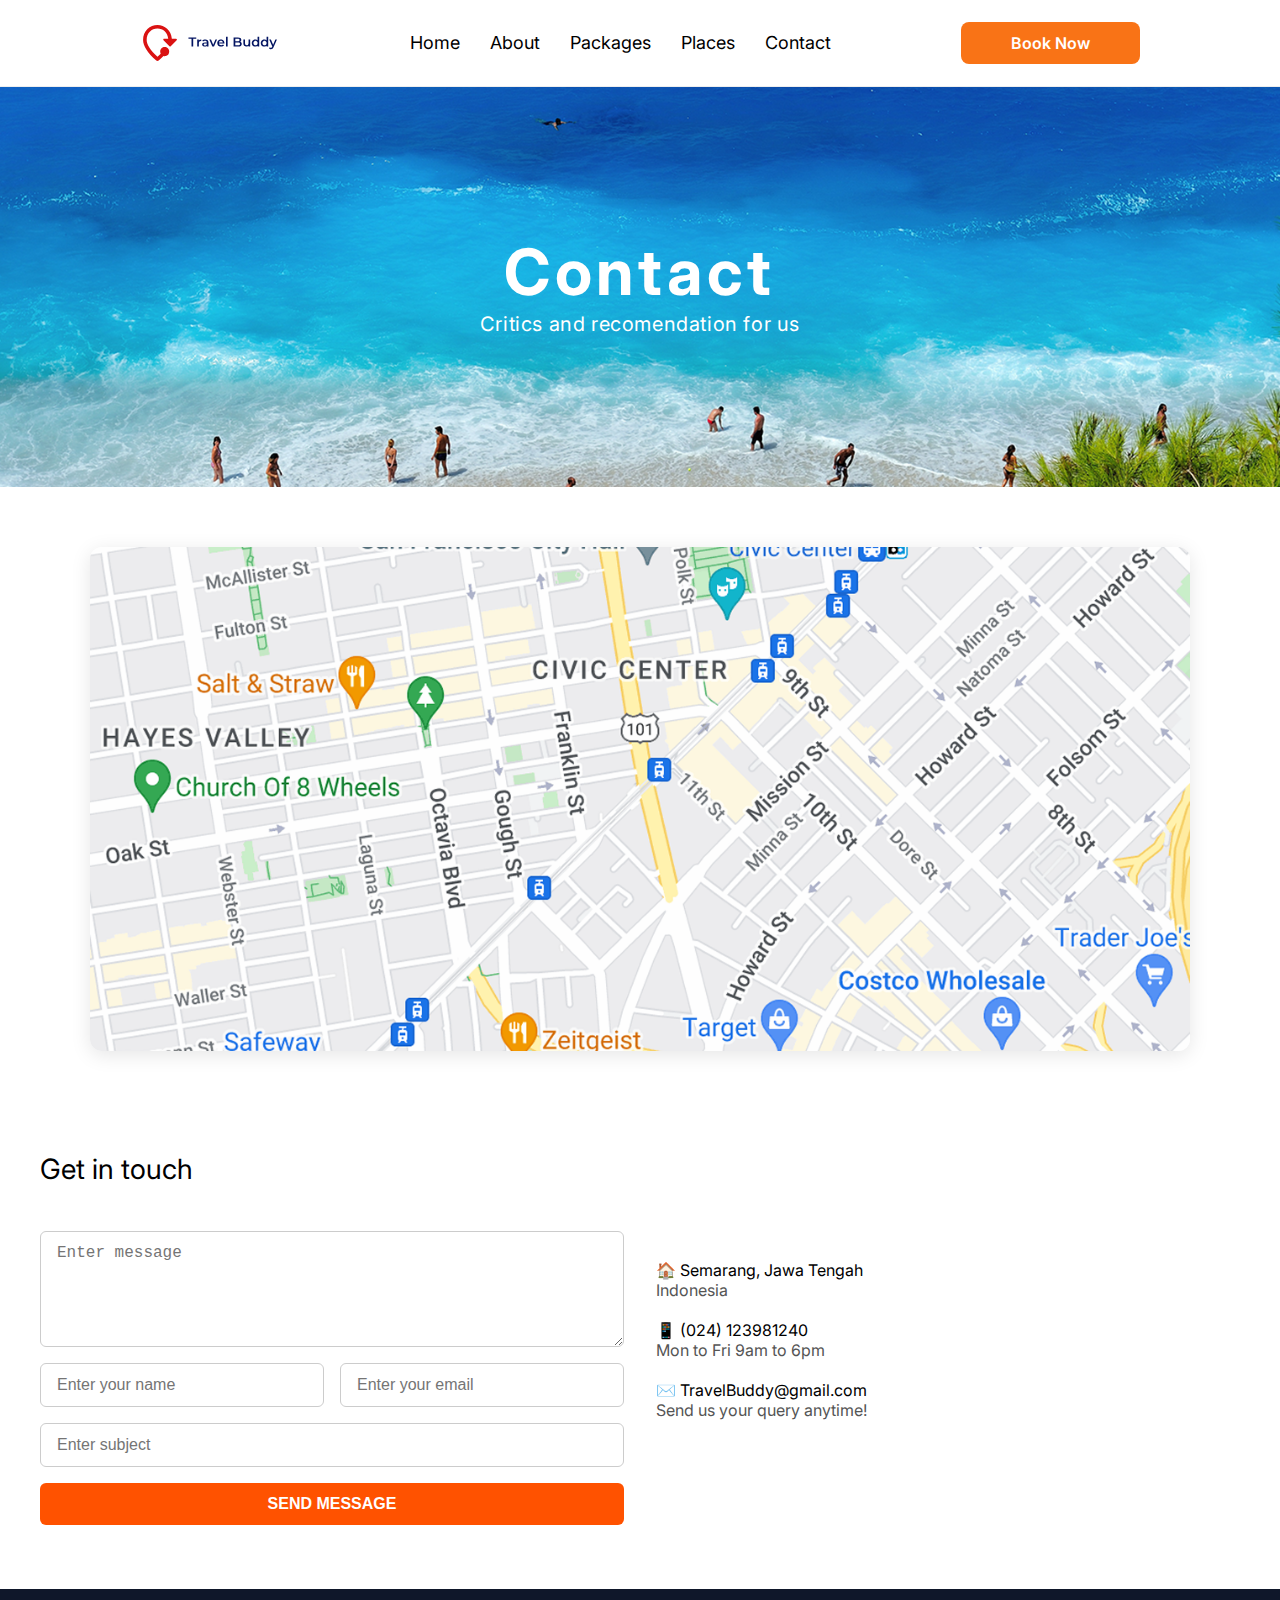
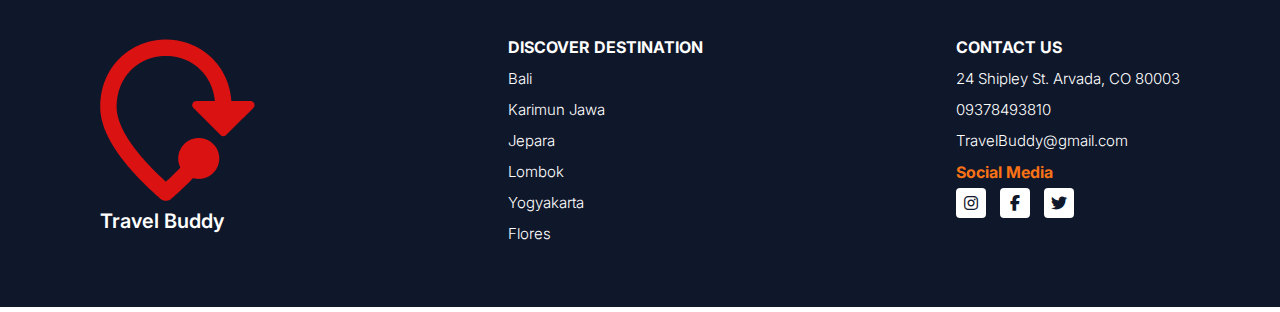
<file: contact.html>
<!DOCTYPE html>
<html lang="en">
  <head>
    <meta charset="UTF-8" />
    <meta name="viewport" content="width=device-width, initial-scale=1.0" />
    <title>Contact</title>
    <link rel="stylesheet" href="./reset.css" />
    <link rel="stylesheet" href="./style.css" />
    <link
      href="https://fonts.googleapis.com/css2?family=Inter:wght@400;600;700&display=swap"
      rel="stylesheet"
    />
    <link
      rel="stylesheet"
      href="https://cdnjs.cloudflare.com/ajax/libs/font-awesome/6.4.0/css/all.min.css"
    />
  </head>
  <body>
    <header class="header">
      <div class="container header-container">
        <div class="logo">
          <a href="index.html">
            <img class="logo"  src="./Img/Logo.svg" alt="Travel Buddy Logo" />
          </a>
        </div>

        <nav class="nav desktop-nav">
          <a href="./index.html">Home</a>
          <a href="./about.html">About</a>
          <a href="./package.html">Packages</a>
          <a href="./places.html">Places</a>
          <a href="./contact.html">Contact</a>
        </nav>

        <div class="header-right">
          <p  class="btn-orange">Book Now</p>
          <button class="burger" id="burger">
            <i class="fas fa-bars"></i>
          </button>
        </div>
      </div>

      <!-- Mobile Navigation -->
      <nav class="mobile-nav" id="mobileNav">
        <a href="./index.html">Home</a>
        <a href="./about.html">About</a>
        <a href="./package.html">Packages</a>
        <a href="./places.html">Places</a>
        <a href="./contact.html">Contact</a>
      </nav>
    </header>

    <section class="hero about-hero">
      <div class="hero-text">
        <h1>Contact</h1>
        <p>Critics and recomendation for us</p>
      </div>
    </section>

    <section class="map-section">
      <img
        src="./Img/Rectangle.png"
        alt="Map showing our location"
        class="map-img"
      />
    </section>

    <!-- Contact Form -->
    <section class="contact-section container">
      <div class="contact-left">
        <h2>Get in touch</h2>
        <form id="contactForm" class="contact-form">
          <div id="formError" style="color: red; margin-bottom: 1rem"></div>
          <textarea
            id="message"
            rows="5"
            placeholder="Enter message"
          ></textarea>
          <div class="form-row">
            <input type="text" id="name" placeholder="Enter your name" />
            <input type="email" id="email" placeholder="Enter your email" />
          </div>
          <input type="text" id="subject" placeholder="Enter subject" />
          <button type="submit" class="btn-orange">SEND MESSAGE</button>
        </form>
      </div>

      <div class="contact-right">
        <div class="info-group">
          <strong>🏠 Semarang, Jawa Tengah</strong>
          <p>Indonesia</p>
        </div>
        <div class="info-group">
          <strong>📱 (024) 123981240</strong>
          <p>Mon to Fri 9am to 6pm</p>
        </div>
        <div class="info-group">
          <strong>✉️ TravelBuddy@gmail.com</strong>
          <p>Send us your query anytime!</p>
        </div>
      </div>
    </section>

    <!-- footer -->
    <footer class="main-footer">
      <div class="footer-container">
        <!-- Logo -->
        <div class="footer-logo">
          <img src="./Img/Vector.png" alt="Travel Buddy Logo" />
          <p>Travel Buddy</p>
        </div>

        <!-- Discover Destination -->
        <div class="footer-column">
          <h4>DISCOVER DESTINATION</h4>
          <ul>
            <li>Bali</li>
            <li>Karimun Jawa</li>
            <li>Jepara</li>
            <li>Lombok</li>
            <li>Yogyakarta</li>
            <li>Flores</li>
          </ul>
        </div>

        <!-- Contact -->
        <div class="footer-column">
          <h4>CONTACT US</h4>
          <ul>
            <li>24 Shipley St. Arvada, CO 80003</li>
            <li>09378493810</li>
            <li>TravelBuddy@gmail.com</li>
          </ul>
          <p class="social-title">Social Media</p>
          <div class="social-icons">
            <a href="#"><i class="fab fa-instagram"></i></a>
            <a href="#"><i class="fab fa-facebook-f"></i></a>
            <a href="#"><i class="fab fa-twitter"></i></a>
          </div>
        </div>
      </div>
    </footer>

    <button id="scrollToTopBtn" title="Go to top">↑</button>

    <script src="./script.js"></script>
  </body>
</html>
</file>
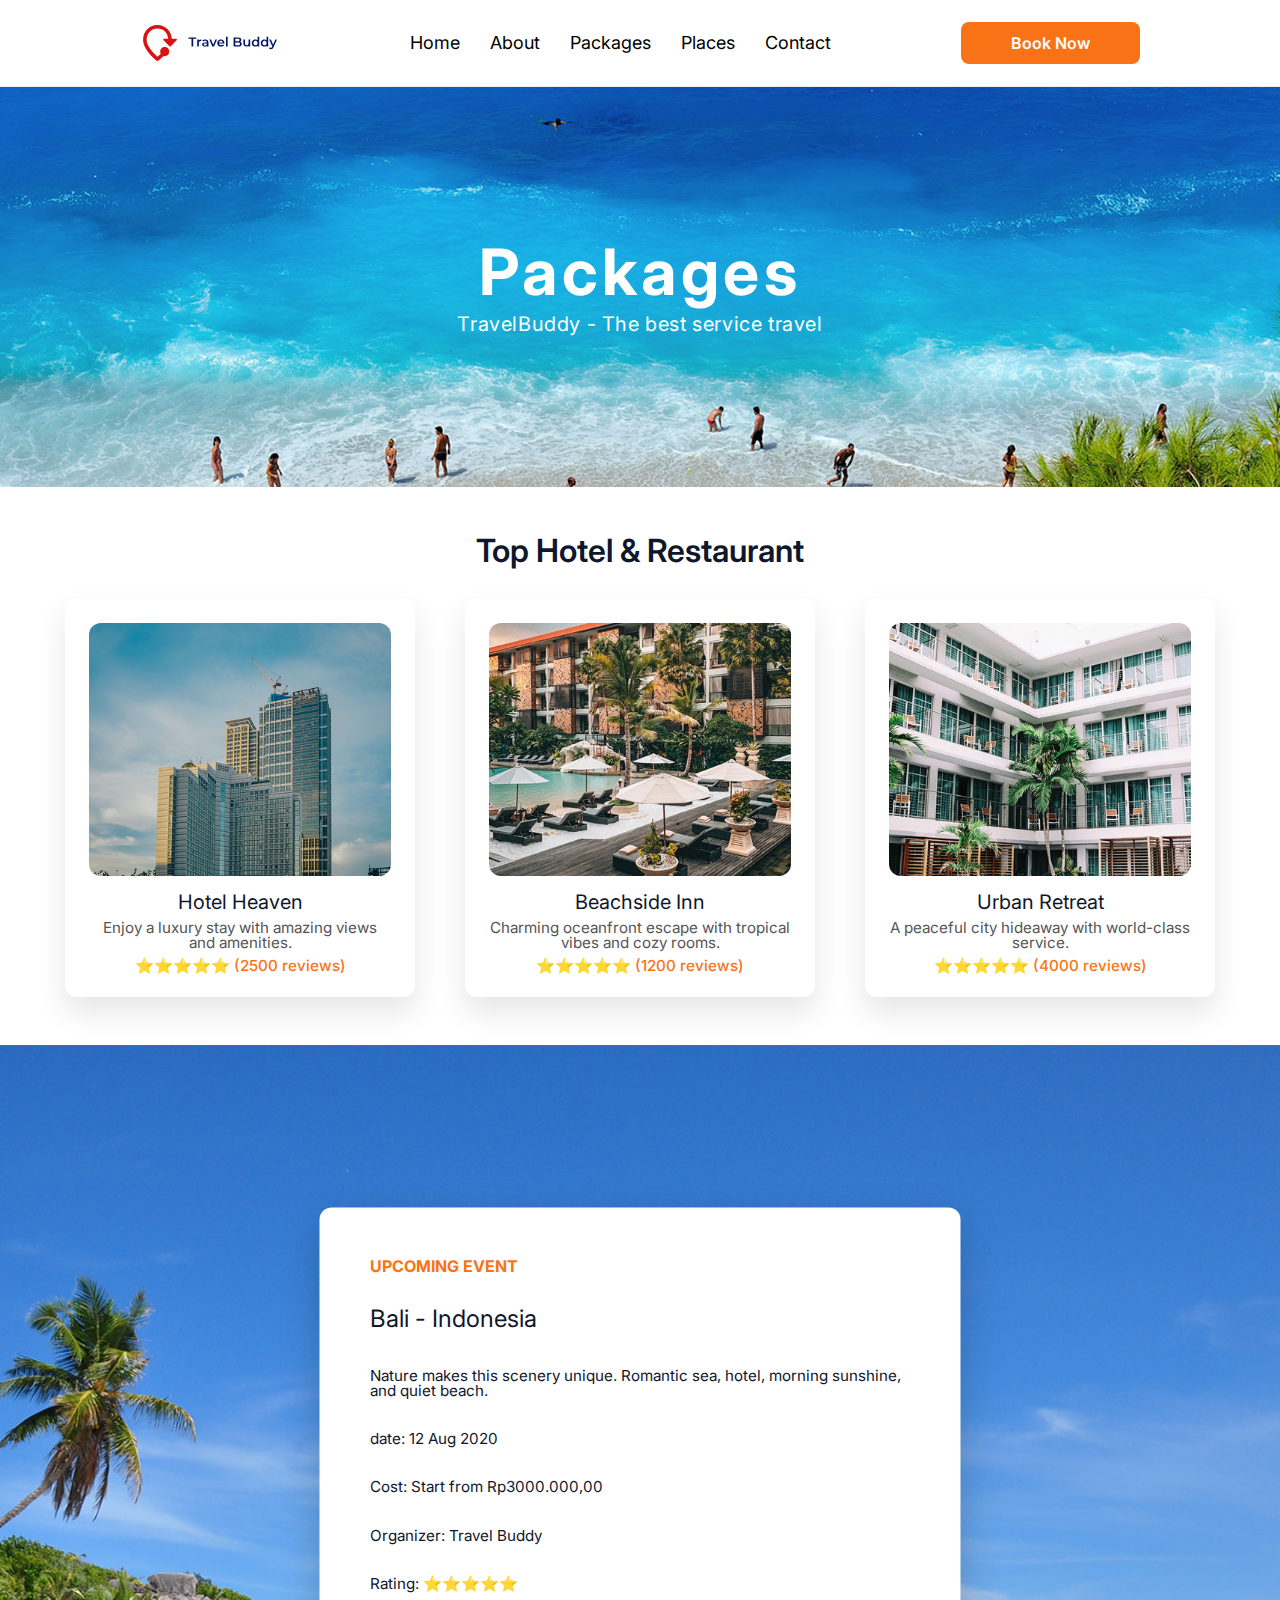
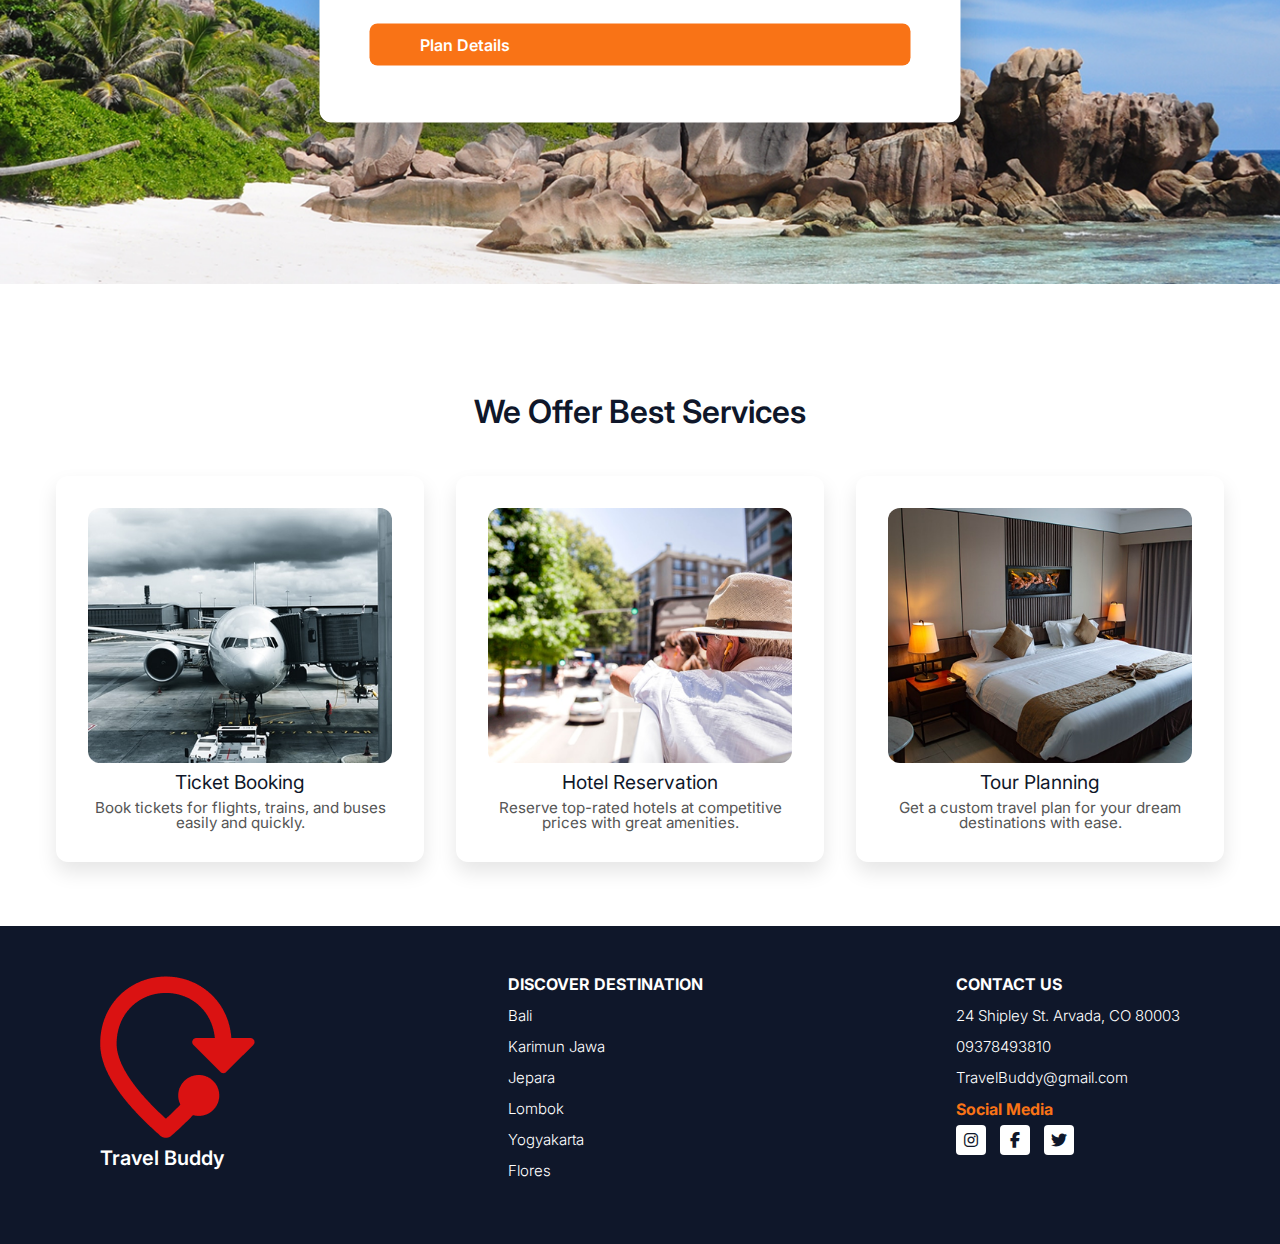
<file: package.html>
<!DOCTYPE html>
<html lang="en">
<head>
  <meta charset="UTF-8">
  <meta name="viewport" content="width=device-width, initial-scale=1.0">
  <title>Package</title>
  <link rel="stylesheet" href="./reset.css">
  <link rel="stylesheet" href="./style.css">
  <link href="https://fonts.googleapis.com/css2?family=Inter:wght@400;600;700&display=swap"  
  rel="stylesheet"/>
  <link
  rel="stylesheet"
  href="https://cdnjs.cloudflare.com/ajax/libs/font-awesome/6.4.0/css/all.min.css"/>
  
</head>
<body>

<header class="header">
  <div class="container header-container">
    <div class="logo">
      <a href="index.html">
        <img class="logo" src="./Img/Logo.svg" alt="Travel Buddy Logo">
      </a>
    </div>

    <nav class="nav desktop-nav">
      <a href="./index.html">Home</a>
      <a href="./about.html">About</a>
      <a href="./package.html">Packages</a>
      <a href="./places.html">Places</a>
      <a href="./contact.html">Contact</a>
    </nav>

    <div class="header-right">
      <p  class="btn-orange">Book Now</p>
      <button class="burger" id="burger">
        <i class="fas fa-bars"></i>
      </button>
    </div>
  </div>

  <!-- Mobile Navigation -->
  <nav class="mobile-nav" id="mobileNav">
    <a href="./index.html">Home</a>
    <a href="./about.html">About</a>
    <a href="./packages.html">Packages</a>
    <a href="./places.html">Places</a>
    <a href="./contact.html">Contact</a>
  </nav>
</header>

<section class="hero about-hero">
    <div class="hero-text">
      <h1>Packages</h1>
      <p>TravelBuddy - The best service travel</p>
    </div>
</section>

<section class="hotels-section">
  <h2>Top Hotel & Restaurant</h2>
  <div class="hotel-grid">
    <div class="hotel-card">
      <img src="./Img/hotel1.png" alt="Hotel 1">
      <h3>Hotel Heaven</h3>
      <p>Enjoy a luxury stay with amazing views and amenities.</p>
      <p class="rating">⭐⭐⭐⭐⭐ (2500 reviews)</p>
    </div>
    <div class="hotel-card">
      <img src="./Img/hotel2.png" alt="Hotel 2">
      <h3>Beachside Inn</h3>
      <p>Charming oceanfront escape with tropical vibes and cozy rooms.</p>
      <p class="rating">⭐⭐⭐⭐⭐ (1200 reviews)</p>
    </div>
    <div class="hotel-card">
      <img src="./Img/hotel3.png" alt="Hotel 3">
      <h3>Urban Retreat</h3>
      <p>A peaceful city hideaway with world-class service.</p>
      <p class="rating">⭐⭐⭐⭐⭐ (4000 reviews)</p>
    </div>
  </div>
</section>

<section class="promo-section">
  <div class="promo-overlay">
    <div class="promo-card">
      <small>Upcoming Event</small>
      <h3>Bali - Indonesia</h3>
      <p>
        Nature makes this scenery unique. Romantic sea, hotel, morning sunshine, and quiet beach.
      </p>
      <p><strong>date:</strong> 12 Aug 2020</p>
      <p><strong>Cost:</strong> Start from Rp3000.000,00</p>
      <p><strong>Organizer:</strong> Travel Buddy</p>
      <p><strong>Rating:</strong> ⭐⭐⭐⭐⭐</p>
      <a href="#" class="btn-orange">Plan Details</a>
    </div>
  </div>
</section>


<section class="services-section">
  <h2>We Offer Best Services</h2>
  <div class="services-grid">
    <div class="service-card">
      <img src="./Img/services1.png" alt="Service 1">
      <h3>Ticket Booking</h3>
      <p>Book tickets for flights, trains, and buses easily and quickly.</p>
    </div>
    <div class="service-card">
      <img src="./Img/services2.png" alt="Service 2">
      <h3>Hotel Reservation</h3>
      <p>Reserve top-rated hotels at competitive prices with great amenities.</p>
    </div>
    <div class="service-card">
      <img src="./Img/services3.png" alt="Service 3">
      <h3>Tour Planning</h3>
      <p>Get a custom travel plan for your dream destinations with ease.</p>
    </div>
  </div>
</section>

<!-- FOOTER -->
<footer class="main-footer">
  <div class="footer-container">
    
    <!-- Logo -->
    <div class="footer-logo">
      <img src="./Img/Vector.png" alt="Travel Buddy Logo" />
      <p>Travel Buddy</p>
    </div>

    <!-- Discover Destination -->
    <div class="footer-column">
      <h4>DISCOVER DESTINATION</h4>
      <ul>
        <li>Bali</li>
        <li>Karimun Jawa</li>
        <li>Jepara</li>
        <li>Lombok</li>
        <li>Yogyakarta</li>
        <li>Flores</li>
      </ul>
    </div>

    <!-- Contact -->
    <div class="footer-column">
      <h4>CONTACT US</h4>
      <ul>
        <li>24 Shipley St. Arvada, CO 80003</li>
        <li>09378493810</li>
        <li>TravelBuddy@gmail.com</li>
      </ul>
      <p class="social-title">Social Media</p>
      <div class="social-icons">
        <a href="#"><i class="fab fa-instagram"></i></a>
        <a href="#"><i class="fab fa-facebook-f"></i></a>
        <a href="#"><i class="fab fa-twitter"></i></a>
      </div>
    </div>

  </div>
</footer>



<button id="scrollToTopBtn" title="Go to top">
  ↑
</button>

<script src="./script.js"></script>
</body>
</html>
</file>
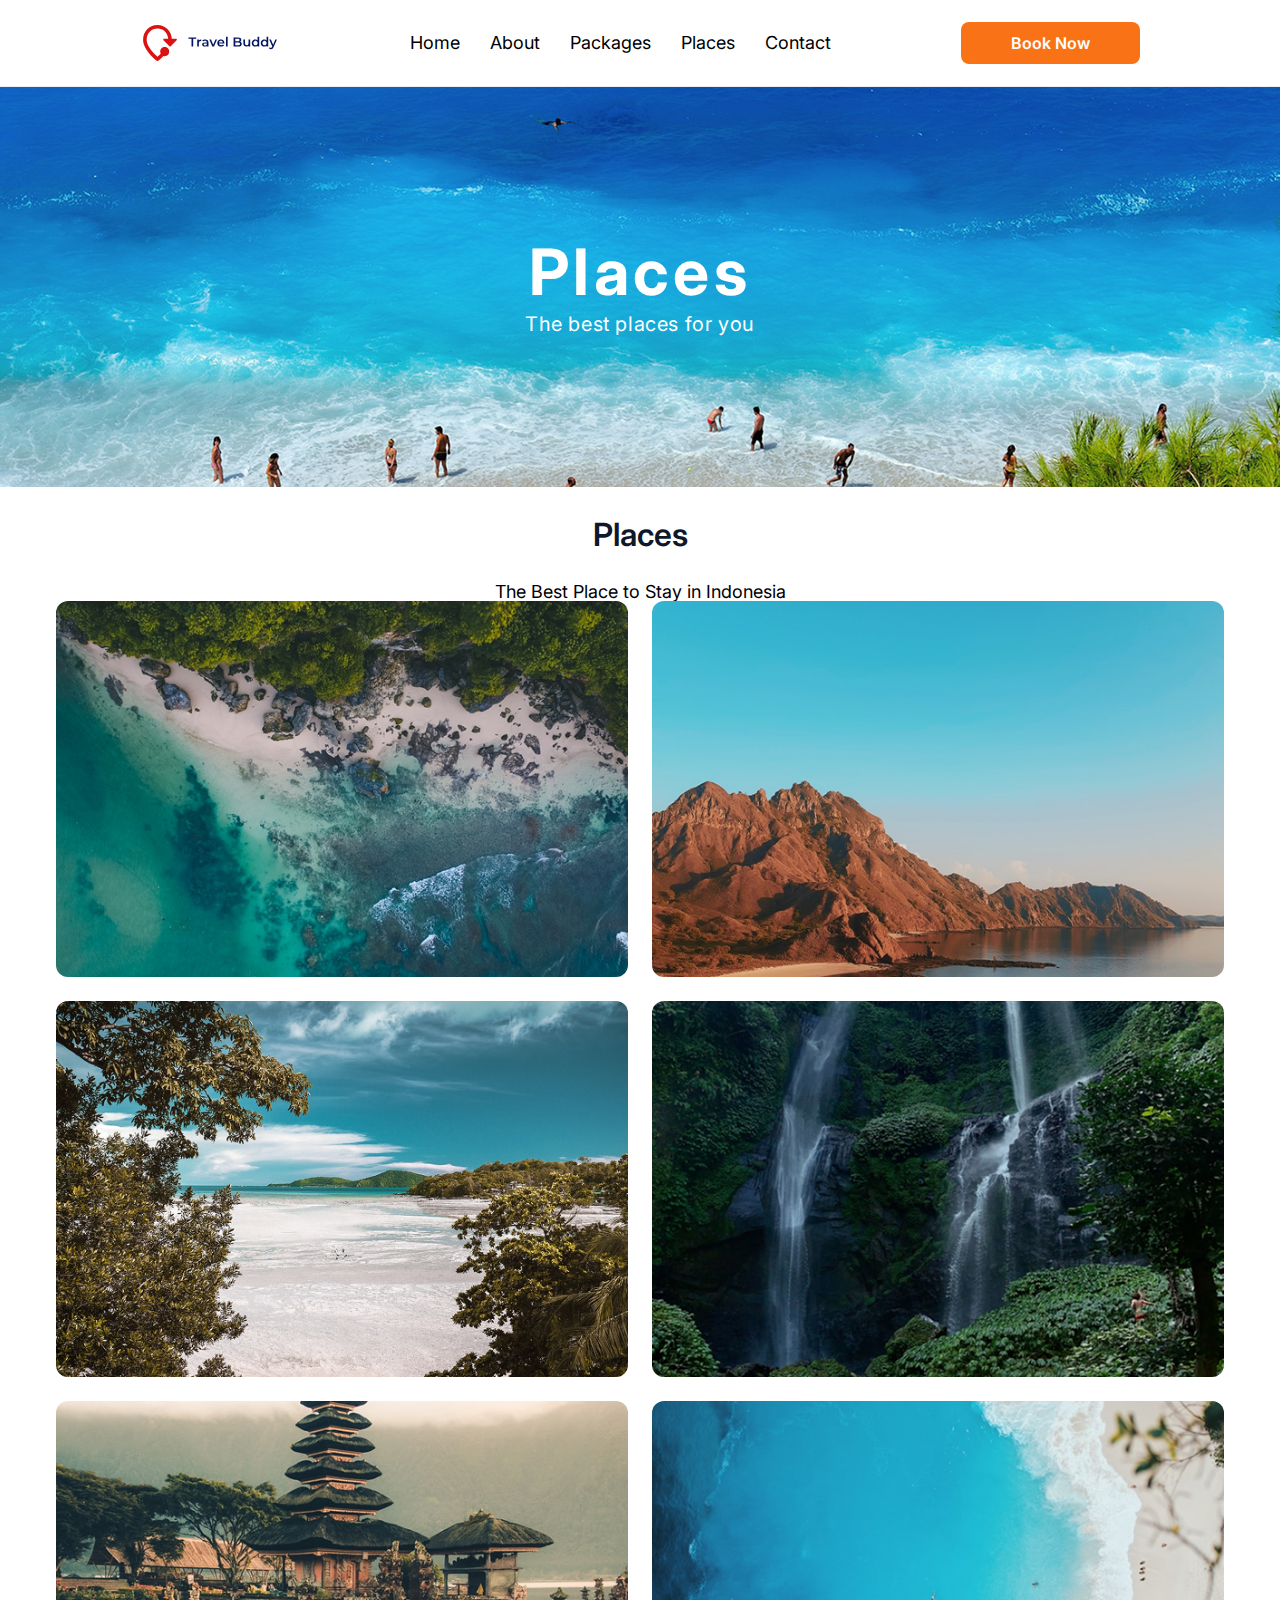
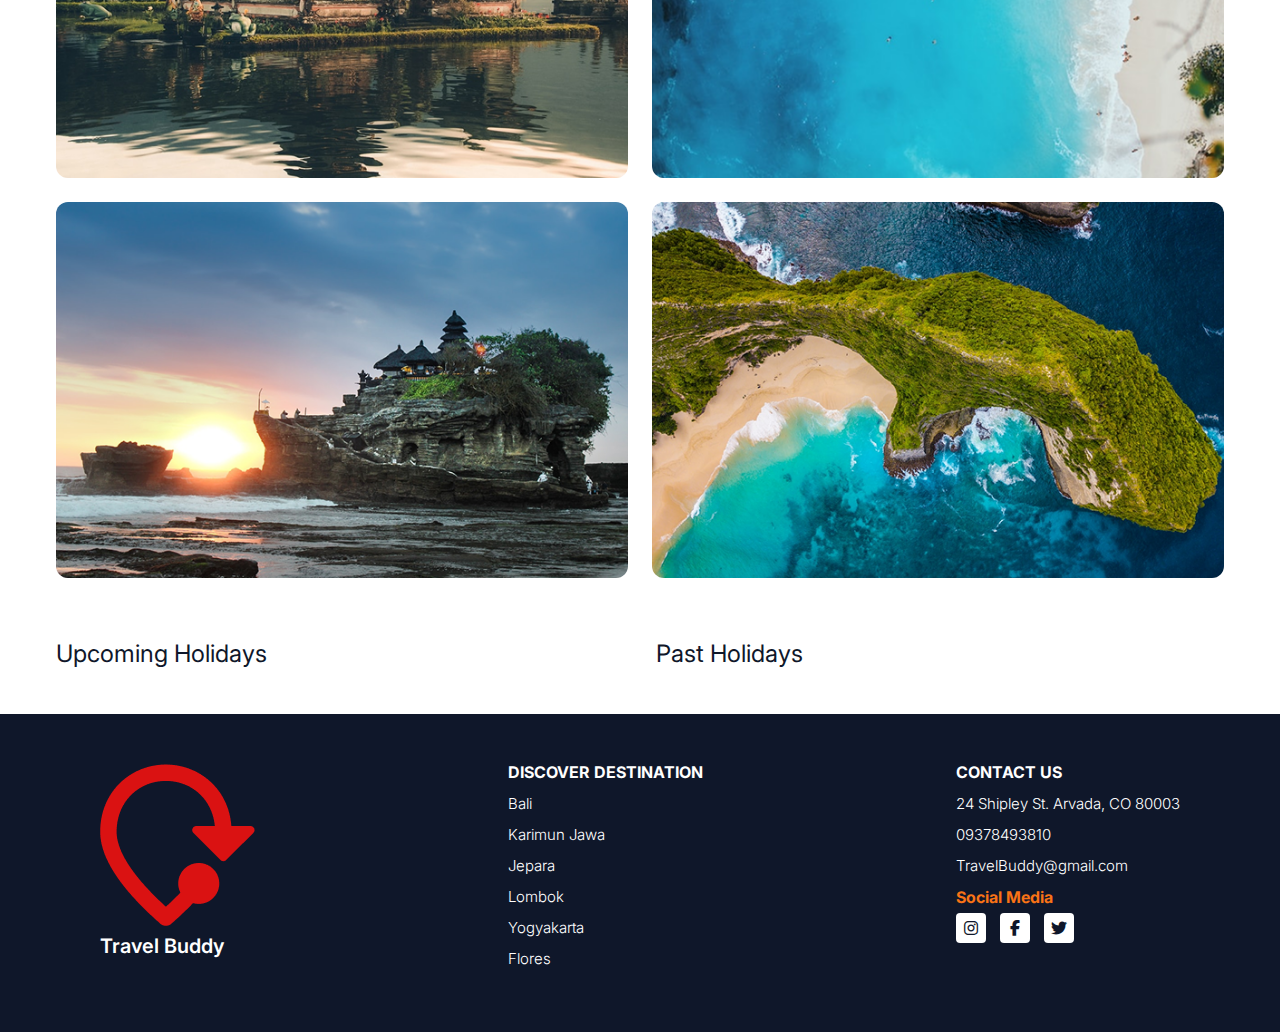
<file: places.html>
<!DOCTYPE html>
<html lang="en">
<head>
    <meta charset="UTF-8">
    <meta name="viewport" content="width=device-width, initial-scale=1.0">
    <title>Places</title>
    <link rel="stylesheet" href="./reset.css">
    <link rel="stylesheet" href="./style.css">
    <link href="https://fonts.googleapis.com/css2?family=Inter:wght@400;600;700&display=swap"  
  rel="stylesheet"/>
  <link
  rel="stylesheet"
  href="https://cdnjs.cloudflare.com/ajax/libs/font-awesome/6.4.0/css/all.min.css"/>
  
</head>
<body>

<header class="header">
  <div class="container header-container">
    <div class="logo">
      <a href="index.html">
        <img class="logo"  src="./Img/Logo.svg" alt="Travel Buddy Logo">
      </a>
    </div>

    <nav class="nav desktop-nav">
      <a href="./index.html">Home</a>
      <a href="./about.html">About</a>
      <a href="./package.html">Packages</a>
      <a href="./places.html">Places</a>
      <a href="./contact.html">Contact</a>
    </nav>

    <div class="header-right">
      <p  class="btn-orange">Book Now</p>
      <button class="burger" id="burger">
        <i class="fas fa-bars"></i>
      </button>
    </div>
  </div>

  <!-- Mobile Navigation -->
  <nav class="mobile-nav" id="mobileNav">
    <a href="./index.html">Home</a>
    <a href="./about.html">About</a>
    <a href="./package.html">Packages</a>
    <a href="./places.html">Places</a>
    <a href="./contact.html">Contact</a>
  </nav>
</header>

<section class="hero about-hero">
    <div class="hero-text">
      <h1>Places</h1>
      <p>The best places for you</p>
    </div>
</section>

<section class="top-places">
  <h5>Places</h5>
  <p>The Best Place to Stay in Indonesia</p>
  <div class="places-grid">
    <img src="./Img/image1.png" alt="Place 1">
    <img src="./Img/image5.png" alt="Place 2">
    <img src="./Img/image6.png" alt="Place 3">
    <img src="./Img/image7.png" alt="Place 4">
    <img src="./Img/image8.png" alt="Place 4">
    <img src="./Img/image9.png" alt="Place 4">
    <img src="./Img/image10.png" alt="Place 4">
    <img src="./Img/image11.png" alt="Place 4">
  </div>
</section>

<section class="holiday-section">
  <div class="holiday-block">
    <h3>Upcoming Holidays</h3>
    <ul id="upcomingHolidays"></ul>
  </div>

  <div class="holiday-block">
    <h3>Past Holidays</h3>
    <ul id="pastHolidays"></ul>
  </div>
</section>









<footer class="main-footer">
  <div class="footer-container">
    
    <!-- Logo -->
    <div class="footer-logo">
      <img src="./Img/Vector.png" alt="Travel Buddy Logo" />
      <p>Travel Buddy</p>
    </div>

    <!-- Discover Destination -->
    <div class="footer-column">
      <h4>DISCOVER DESTINATION</h4>
      <ul>
        <li>Bali</li>
        <li>Karimun Jawa</li>
        <li>Jepara</li>
        <li>Lombok</li>
        <li>Yogyakarta</li>
        <li>Flores</li>
      </ul>
    </div>

    <!-- Contact -->
    <div class="footer-column">
      <h4>CONTACT US</h4>
      <ul>
        <li>24 Shipley St. Arvada, CO 80003</li>
        <li>09378493810</li>
        <li>TravelBuddy@gmail.com</li>
      </ul>
      <p class="social-title">Social Media</p>
      <div class="social-icons">
        <a href="#"><i class="fab fa-instagram"></i></a>
        <a href="#"><i class="fab fa-facebook-f"></i></a>
        <a href="#"><i class="fab fa-twitter"></i></a>
      </div>
    </div>

  </div>
</footer>




<button id="scrollToTopBtn" title="Go to top">
  ↑
</button>



<script src="./script.js"></script>  
</body>
</html>
</file>
<file: style.css>
/* BASE */
* {
  box-sizing: border-box;
}
body {
  margin: 0;
  font-family: 'Inter', sans-serif;
  background-color: #fff;
  color: #000;
  overflow-x: hidden;
}
a {
  text-decoration: none;
  color: inherit;
}
img {
  max-width: 100%;
  display: block;
}

/* CONTAINER */
.container {
  max-width: 1200px;
  padding: 0 100px;
  margin: 0 auto;
  display: flex;
  align-items: center;
  justify-content: space-between;
}

/* HEADER */
.header {
  background-color: white;
  padding: 22px 0;
  border-bottom: 1px solid #eee;
}
.logo img {
  height: 40px;
}
.nav {
  display: flex;
  gap: 30px;
  font-size: 18px;
  font-weight: 400;
}
.btn-orange {
  background-color: #f97316;
  color: white;
  border: none;
  border-radius: 8px;
  padding: 13px 50px;
  font-weight: 600;
  font-size: 16px;
  cursor: pointer;
  white-space: nowrap;
  transition: background 0.3s;
}
.btn-orange:hover {
  background-color:  lightblue;
}

/* HERO */
.hero {
  background: url("./Img/banner_bg\ 1.png") no-repeat center center/cover;
  height: 722px;
  display: flex;
  align-items: center;
  justify-content: center;
  text-align: center;
  position: relative;
}
.hero-content {
  color: white;
  max-width: 700px;
  padding: 1rem;
}
.hero-content h1 {
  font-size: 3rem;
  margin-bottom: 1rem;
}
.hero-content p {
  font-size: 1.2rem;
  margin-bottom: 1.5rem;
}
.hero-content .btn-orange {
  font-size: 16px;
}

/* FEATURE SEARCH BOX */
.feature-search-box {
  background: #fff;
  padding: 2rem;
  border-radius: 12px;
  box-shadow: 0 25px 50px rgba(0, 0, 0, 0.15);
  width: 90%;
  max-width: 1100px;
  margin: -100px auto 3rem;
  position: relative;
  z-index: 5;
}

/* TABS */
.tab-menu {
  display: flex;
  gap: 2rem;
  margin-bottom: 1.5rem;
  border-bottom: 1px solid #ccc;
}
.tab {
  background: none;
  border: none;
  font-size: 1rem;
  font-weight: 500;
  color: #555;
  padding: 0.5rem 0;
  cursor: pointer;
  position: relative;
}
.tab.active {
  color: #0f172a;
}
.tab.active::after {
  content: '';
  position: absolute;
  bottom: -1px;
  left: 0;
  width: 100%;
  height: 2px;
  background-color: #0f172a;
}

/* SEARCH FORM */
.search-form {
  display: flex;
  flex-wrap: wrap;
  gap: 1rem;
  justify-content: center;
}
.search-form select,
.search-form input {
  padding: 0.75rem 1rem;
  font-size: 1rem;
  border-radius: 8px;
  border: 1px solid #0f172a;
  min-width: 180px;
  background-color: white;
  color: #0f172a;
}
.search-form button.btn-orange {
  padding: 0.75rem 2rem;
  font-weight: 600;
  font-size: 1rem;
}

/* TOP PLACES */
.top-places {
  padding: 2rem 1rem;
  max-width: 1200px;
  margin: 0 auto;
}

.top-places h2 {
  text-align: center;
  font-size: 2rem;
  margin-bottom: 2rem;
  font-weight: 600;
  color: #0f172a;
}

.places-grid {
  display: grid;
  grid-template-columns: repeat(2, 1fr);
  gap: 1.5rem;
}

.places-grid img {
  width: 100%;
  height: auto;
  border-radius: 12px;
  object-fit: cover;
  display: block;
}

.center-button {
  text-align: center;
  margin: 2rem 0;
}

/* PROMO EVENT SECTION */
.promo-section {
  background: url("./Img/beach.png") center center / cover no-repeat;
  height: 839px;
  position: relative;
  margin-bottom: 3rem;
}

.promo-overlay {
  position: absolute;
  top: 50%;
  left: 50%;
  transform: translate(-50%, -50%);
}

.promo-card {
  background: white;
  width: 641px;
  height: 515px;
  padding: 50px;
  border-radius: 12px;
  box-shadow: 0 15px 40px rgba(0, 0, 0, 0.2);
  display: flex;
  flex-direction: column;
  justify-content: flex-start;
  gap: 25px;
  color: #0f172a;
}


.promo-card small {
  color: #f97316;
  font-weight: bold;
  text-transform: uppercase;
  display: block;
  margin-bottom: 0.5rem;
}

.promo-card h3 {
  margin-bottom: 0.75rem;
  font-size: 1.5rem;
}

.promo-card p {
  font-size: 0.95rem;
  margin-bottom: 0.5rem;
}
/* hotels*/
.hotels-section {
  padding: 3rem 1rem;
  max-width: 1200px;
  margin: 0 auto;
  text-align: center;
}

.hotels-section h2 {
  font-size: 2rem;
  margin-bottom: 2rem;
  color: #0f172a;
  font-weight: 600;
}

.hotel-grid {
  display: grid;
  grid-template-columns: repeat(auto-fit, minmax(280px, 1fr));
  gap: 2rem;
  justify-items: center;
}

.hotel-card {
  background: white;
  border-radius: 12px;
  box-shadow: 0 15px 30px rgba(0,0,0,0.1);
  padding: 1.5rem;
  text-align: center;
  max-width: 350px;
}

.hotel-card img {
  border-radius: 12px;
  width: 100%;
  height: auto;
  margin-bottom: 1rem;
}

.hotel-card h3 {
  margin-bottom: 0.5rem;
  font-size: 1.25rem;
  color: #0f172a;
}

.hotel-card p {
  font-size: 0.95rem;
  color: #555;
}
.hotel-card .rating {
  margin-top: 0.5rem;
  font-weight: 500;
  color: #f97316;
}
/* testimonials*/
.testimonials-section {
  background-color: #0f172a;
  color: white;
  padding: 4rem 1rem;
  text-align: center;
}

.testimonials-section h2 {
  font-size: 2rem;
  margin-bottom: 3rem;
  font-weight: 600;
}

.testimonial-grid {
  display: grid;
  grid-template-columns: repeat(auto-fit, minmax(280px, 1fr));
  gap: 2rem;
  max-width: 1100px;
  margin: 0 auto;
}

.testimonial-card {
  background-color: #1e293b;
  padding: 2rem;
  border-radius: 12px;
  box-shadow: 0 10px 20px rgba(0,0,0,0.2);
  font-size: 1rem;
  line-height: 1.6;
}

.testimonial-card h4 {
  margin-top: 1rem;
  font-weight: 600;
  color: #f97316;
}
/*services*/
.services-section {
  padding: 4rem 1rem;
  max-width: 1200px;
  margin: 0 auto;
  text-align: center;
}

.services-section h2 {
  font-size: 2rem;
  margin-bottom: 3rem;
  color: #0f172a;
  font-weight: 600;
}

.services-grid {
  display: grid;
  grid-template-columns: repeat(auto-fit, minmax(280px, 1fr));
  gap: 2rem;
}


.service-card {
  background: white;
  border-radius: 12px;
  box-shadow: 0 10px 20px rgba(0,0,0,0.1);
  padding: 2rem;
  text-align: center;
}

.service-card img {
  width: 100%;
  height: auto;
  border-radius: 12px;
  object-fit: cover;
}

.service-card h3 {
  font-size: 1.2rem;
  margin-bottom: 0.5rem;
  color: #0f172a;
  padding-top: 10px;
}

.service-card p {
  font-size: 0.95rem;
  color: #555;
}
.main-footer {
  background-color: #0f172a;
  color: white;
  padding: 50px 100px;
  font-family: 'Inter', sans-serif;
}

.footer-container {
  display: flex;
  justify-content: space-between;
  align-items: flex-start;
  flex-wrap: wrap;
  gap: 2rem;
}

.footer-logo {
  display: flex;
  flex-direction: column;
  align-items: flex-start;
}

.footer-logo img {
  width: 100%;
  margin-bottom: 10px;
}

.footer-logo p {
  font-size: 1.25rem;
  font-weight: 600;
  color: white;
}

.footer-column h4 {
  font-size: 1rem;
  font-weight: bold;
  margin-bottom: 1rem;
  text-transform: uppercase;
}

.footer-column ul {
  list-style: none;
  padding: 0px;
}

.footer-column ul li {
  margin-bottom: 1rem;
  font-weight: 300;
  font-size: 15px;
}

.social-title {
  margin-top: 1rem;
  font-weight: bold;
  color: #f97316;
}

.social-icons {
  margin-top: 0.5rem;
}

.social-icons a {
  display: inline-block;
  background: white;
  color: #0f172a;
  width: 30px;
  height: 30px;
  margin-right: 10px;
  border-radius: 4px;
  text-align: center;
  line-height: 30px;
  transition: all 0.3s ease;
}

.social-icons a:hover {
  background: #f97316;
  color: white;
}
/* about*/
.about-hero {
  background: url("./Img/banner_bg 1.png") center center / cover no-repeat;
  height: 400px;
  display: flex;
  justify-content: center;
  align-items: center;
  text-align: center;
}

.hero-text h1 {
  font-family: 'Inter', sans-serif;
  font-weight: 700;
  font-size: 64px;
  line-height: 1;
  letter-spacing: 0.07em;
  color: #ffffff;
  margin-bottom: 10px;
}

.hero-text p {
  font-family: 'Inter', sans-serif;
  font-weight: 400;
  font-size: 20px;
  line-height: 1;
  letter-spacing: 0.03em;
  color: #ffffff;
  margin: 0;
}


.hero-text p {
  font-family: 'Inter', sans-serif;
  font-weight: 400;
  font-size: 20px;
  letter-spacing: 0.03em;
  margin: 0;
}
.about-content {
  padding: 100px;
  background-color: #f8fafc;
}

.about-grid {
  display: flex;
  flex-wrap: wrap;
  gap: 60px;
  align-items: flex-start;
}

.about-logo {
  display: flex;
  flex-direction: column;
  align-items: center;
  text-align: center;
}

.about-logo img {
  width: 260.55px;
  height: auto;
  margin-bottom: 10px;
}

.about-logo h2 {
  font-size: 28px;
  font-weight: 600;
  color: #041562;
  margin: 0;
}


.about-text {
  flex: 2;
  display: flex;
  flex-direction: column;
  gap: 20px; 
}

.about-text small {
  font-size: 14px;
  color: #f97316;
  font-weight: bold;
  text-transform: uppercase;
  margin-bottom: 10px;
  display: inline-block;
}

.about-text h3 {
  font-size: 28px;
  font-weight: 700;
  color: #041562;
  margin-bottom: 1rem;
}

.about-text p {
  font-size: 16px;
  color: #475569;
  line-height: 1.7;
  margin-bottom: 1rem;
}
.top-places p {
  font-family: Inter;
font-weight: 400;
font-size: 18px;
line-height: 100%;
letter-spacing: 5%;
text-align: center;
}
.top-places h5 {
  text-align: center;
  font-size: 2rem;
  margin-bottom: 2rem;
  font-weight: 600;
  color: #0f172a;
  
}
/* contact */
/* Base styles */
/* Map Section */
.map-section {
  margin: 60px auto 40px;
  width: 90%;
  max-width: 1100px;
  display: flex;
  justify-content: center;
}

.map-section img {
  width: 100%;
  height: auto;
  border-radius: 12px;
  box-shadow: 0 4px 20px rgba(0, 0, 0, 0.1);
}
/* scroll */
#scrollToTopBtn {
  position: fixed;
  bottom: 40px;
  right: 40px;
  z-index: 999;
  background-color: #f97316;
  color: white;
  border: none;
  padding: 0.75rem 1rem;
  border-radius: 50%;
  font-size: 1.5rem;
  cursor: pointer;
  display: none; /* hidden by default */
  transition: background 0.3s ease;
}

#scrollToTopBtn:hover {
  background-color: #ea580c;
}

/* Contact Section */
.contact-section {
  display: flex;
  flex-wrap: wrap;
  justify-content: space-between;
  gap: 2rem;
  padding: 4rem 0;
}

.contact-left,
.contact-right {
  flex: 1;
  min-width: 300px;
}

.contact-left h2 {
  font-size: 28px;
  margin-bottom: 1rem;
}

.contact-form {
  display: flex;
  flex-direction: column;
  gap: 1rem;
}

.contact-form textarea,
.contact-form input {
  width: 100%;
  padding: 0.75rem 1rem;
  font-size: 1rem;
  border: 1px solid #ccc;
  border-radius: 6px;
  resize: vertical;
}

.contact-form .form-row {
  display: flex;
  gap: 1rem;
  flex-wrap: wrap;
}

.contact-form .form-row input {
  flex: 1;
  min-width: 140px;
}

.contact-form button {
  background-color: #ff5200;
  color: white;
  padding: 0.75rem;
  border: none;
  border-radius: 6px;
  cursor: pointer;
  transition: background-color 0.3s ease;
}

.contact-form button:hover {
  background-color: #e64a00;
}

/* Contact Info Right Section */
.contact-right {
  display: flex;
  flex-direction: column;
  gap: 1.5rem;
}

.contact-right .info-group strong {
  font-size: 16px;
  display: block;
  margin-bottom: 0.25rem;
}

.contact-right .info-group p {
  margin: 0;
  color: #555;
}
/* Burger styling */
.burger {
  background: none;
  border: none;
  font-size: 24px;
  color: #0f172a;
  cursor: pointer;
  display: none;
  margin-left: 16px;
}

/* Align book now + burger */
.header-right {
  display: flex;
  align-items: center;
  gap: 10px;
}

/* Mobile nav default hidden */
.mobile-nav {
  display: none;
  flex-direction: column;
  background: white;
  padding: 20px;
  text-align: center;
  gap: 15px;
}

.mobile-nav a {
  color: #0f172a;
  font-weight: 600;
  text-decoration: none;
}
/* cookie */
.cookie-box {
  position: fixed;
  bottom: 20px;
  left: 20px;
  max-width: 320px;
  background: #0f172a;
  color: white;
  padding: 1rem 1.5rem;
  border-radius: 10px;
  box-shadow: 0 8px 30px rgba(0, 0, 0, 0.3);
  z-index: 9999;
  font-size: 0.9rem;
  display: none; /* Hide by default */
  flex-direction: column;
  gap: 0.5rem;
  animation: fadeIn 0.5s ease forwards;
}

.cookie-box.show {
  display: flex; /* Show when .show is added */
}

.cookie-box button {
  align-self: flex-end;
  background-color: #f97316;
  border: none;
  color: white;
  padding: 0.4rem 1rem;
  border-radius: 5px;
  cursor: pointer;
  font-size: 0.85rem;
  transition: background 0.3s ease;
}

.cookie-box button:hover {
  background-color: #ea580c;
}

@keyframes fadeIn {
  from { opacity: 0; transform: translateY(10px); }
  to { opacity: 1; transform: translateY(0); }
}

/* holiday API */
.holiday-section {
  display: flex;
  justify-content: space-between;
  align-items: flex-start;
  flex-wrap: wrap;
  gap: 2rem;
  margin: 2rem auto;
  padding: 0 1rem;
  max-width: 1200px;
}

.holiday-block {
  flex: 1 1 45%;
  min-width: 280px;
}

.holiday-block h3 {
  font-size: 1.5rem;
  margin-bottom: 1rem;
  color: #0f172a;
}

.holiday-block ul {
  list-style: disc inside;
  padding-left: 1rem;
  color: #1f2937;
}

.holiday-block li {
  margin-bottom: 0.5rem;
  font-size: 0.95rem;
}

/* Show on small screens */
@media (max-width: 768px) {
  
  .desktop-nav {
    display: none;
  }

  .burger {
    display: block;
  }

  .mobile-nav.active {
    display: flex;
  }
  .holiday-section {
    flex-direction: column;
  }

  .holiday-block {
    width: 100%;
  }
  .promo-card {
    padding: 30px 20px;
    width: 90%;
  }

  .promo-card h3 {
    font-size: 1.25rem;
  }

  .promo-card p {
    font-size: 0.9rem;
  }

  .promo-card a.btn-orange {
    width: 100%;
    text-align: center;
  }
    .holiday-section {
    flex-direction: column;
    gap: 1.5rem;
  }

  .holiday-block {
    width: 100%;
  }








   .contact-section {
    flex-direction: column;
  }

  .contact-form .form-row {
    flex-direction: column;
  }

  .contact-form .form-row input {
    width: 100%;
  }
}




@media (max-width: 480px) {
  .logo {
    display: none;
  }
  .header-right {
    display: flex;
    justify-content: center;
    align-items: center;
    width: 100%;
    gap: 1rem;
    margin-top: 10px;
  }

  .btn-orange {
    margin: 0 auto;
  }
  .promo-card {
    gap: 25px;
  }

  .promo-card small {
    font-size: 0.75rem;
  }

  .promo-card h3 {
    font-size: 1rem;
  }

  .promo-card p {
    font-size: 0.85rem;
  }
  .contact-section {
    flex-direction: column;
    gap: 2rem;
    padding: 1.5rem 1rem;
  }

  .contact-left,
  .contact-right {
    width: 100%;
  }

  .contact-form textarea,
  .contact-form input,
  .contact-form button {
    width: 100%;
    box-sizing: border-box;
    margin-bottom: 1rem;
  }

  .form-row {
    display: flex;
    flex-direction: column;
    gap: 1rem;
  }

  .contact-form button {
    padding: 0.9rem;
    font-weight: bold;
    font-size: 1rem;
    border: none;
    border-radius: 5px;
  }

  .contact-right .info-group {
    margin-bottom: 1rem;
    padding-left: 0.5rem;
    display: flex;
    flex-direction: column;
    gap: 0.2rem;
  }

  .contact-right strong {
    font-size: 0.95rem;
    display: flex;
    align-items: center;
    gap: 0.5rem;
  }

  .contact-right p {
    font-size: 0.9rem;
    margin-left: 1.5rem;
    color: #555;
  }

  /* Prevent button from touching the edge */
  .contact-form button {
    margin-top: 0.5rem;
  }
  .holiday-container {
    flex-direction: column;
    gap: 1.5rem;
  }
  .places-grid {
    display: flex;
    flex-direction: column;
  }
}



@media (max-width: 320px) {
  .hero-text h1 {
    font-size: 45px;
    letter-spacing: 0.03em;
  }

  .hero-text p {
    font-size: 25px;
    letter-spacing: 0.01em;
  }
  .holiday-block h3 {
    font-size: 1rem;
  }

  .holiday-block li {
    font-size: 0.85rem;
  }

  .holiday-container {
    padding: 0 1rem;
  }
  .contact-section {
    padding: 1.5rem 0.75rem;
  }

  .contact-form textarea,
  .contact-form input {
    font-size: 0.9rem;
    padding: 0.6rem;
  }

  .contact-form button {
    font-size: 0.95rem;
  }

  .contact-left h2 {
    font-size: 1.25rem;
  }

  .contact-right .info-group strong,
  .contact-right .info-group p {
    font-size: 13.5px;
  }
}
</file>
